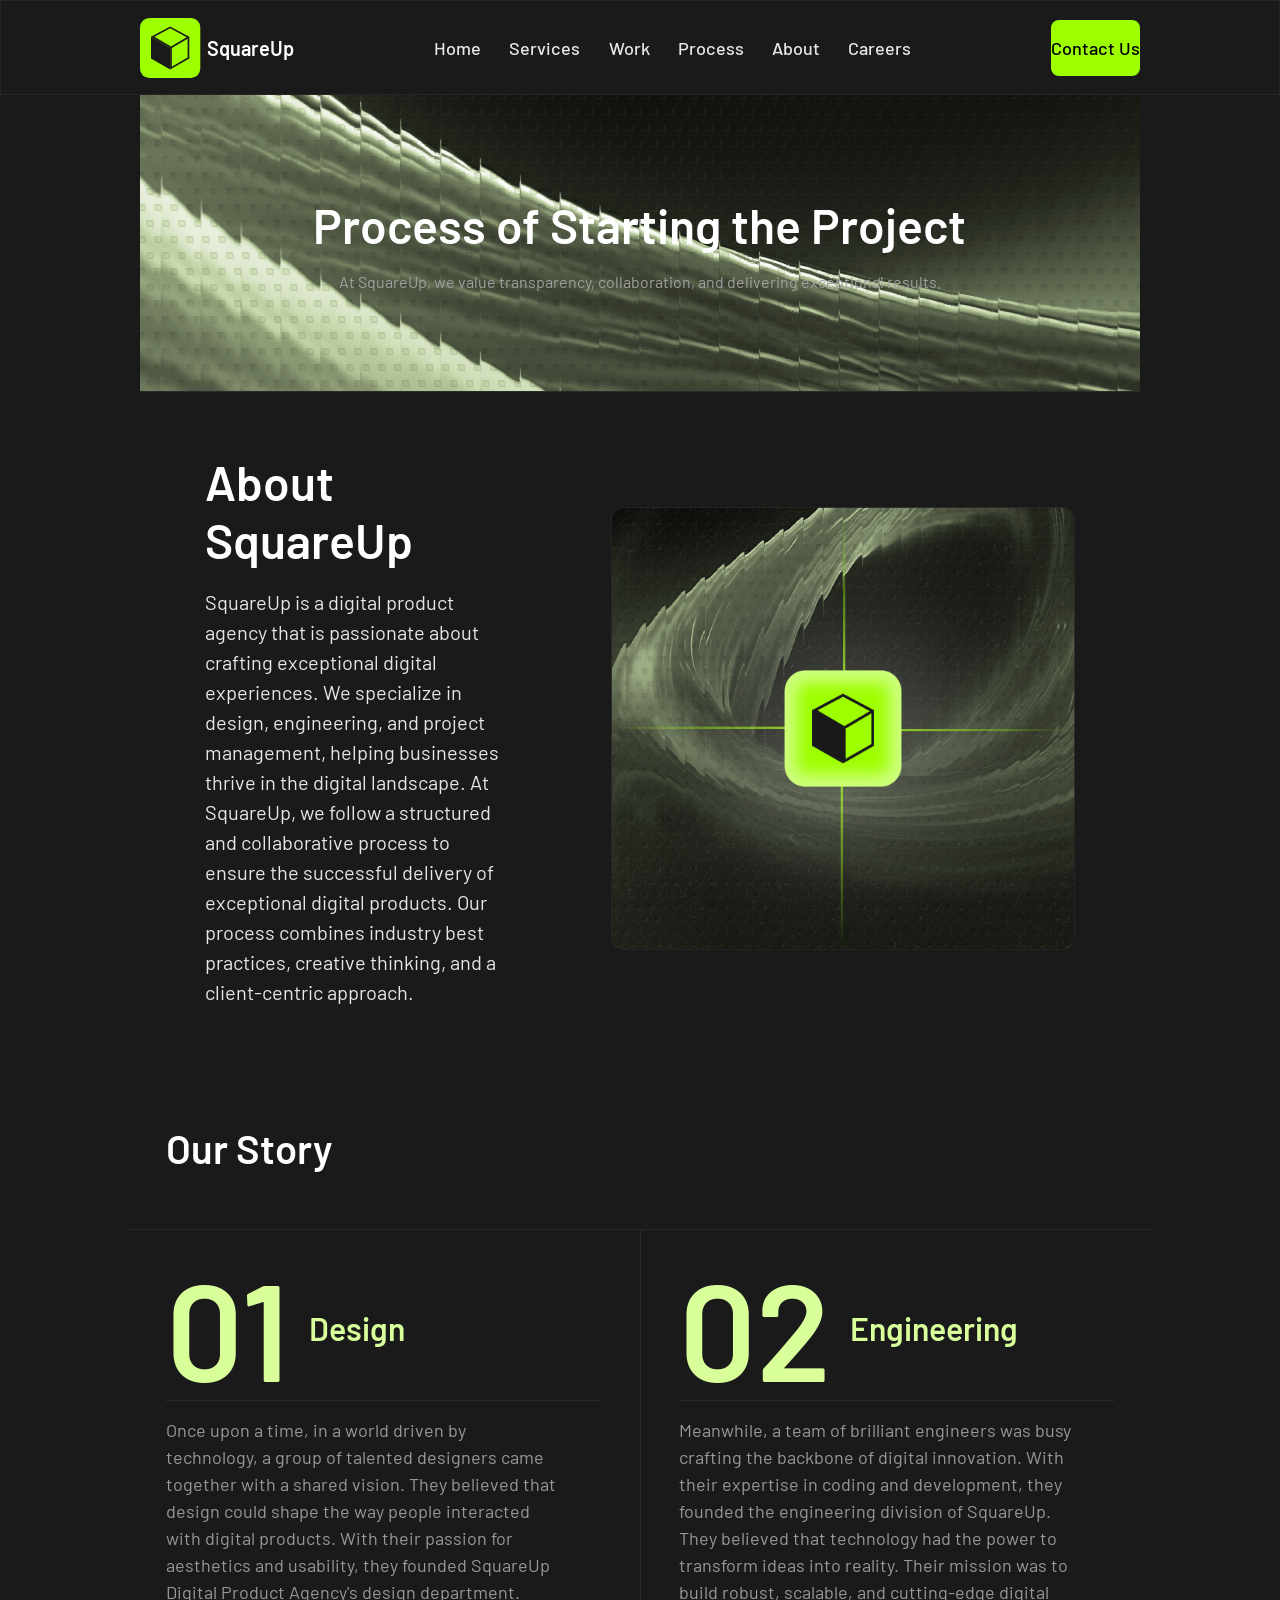
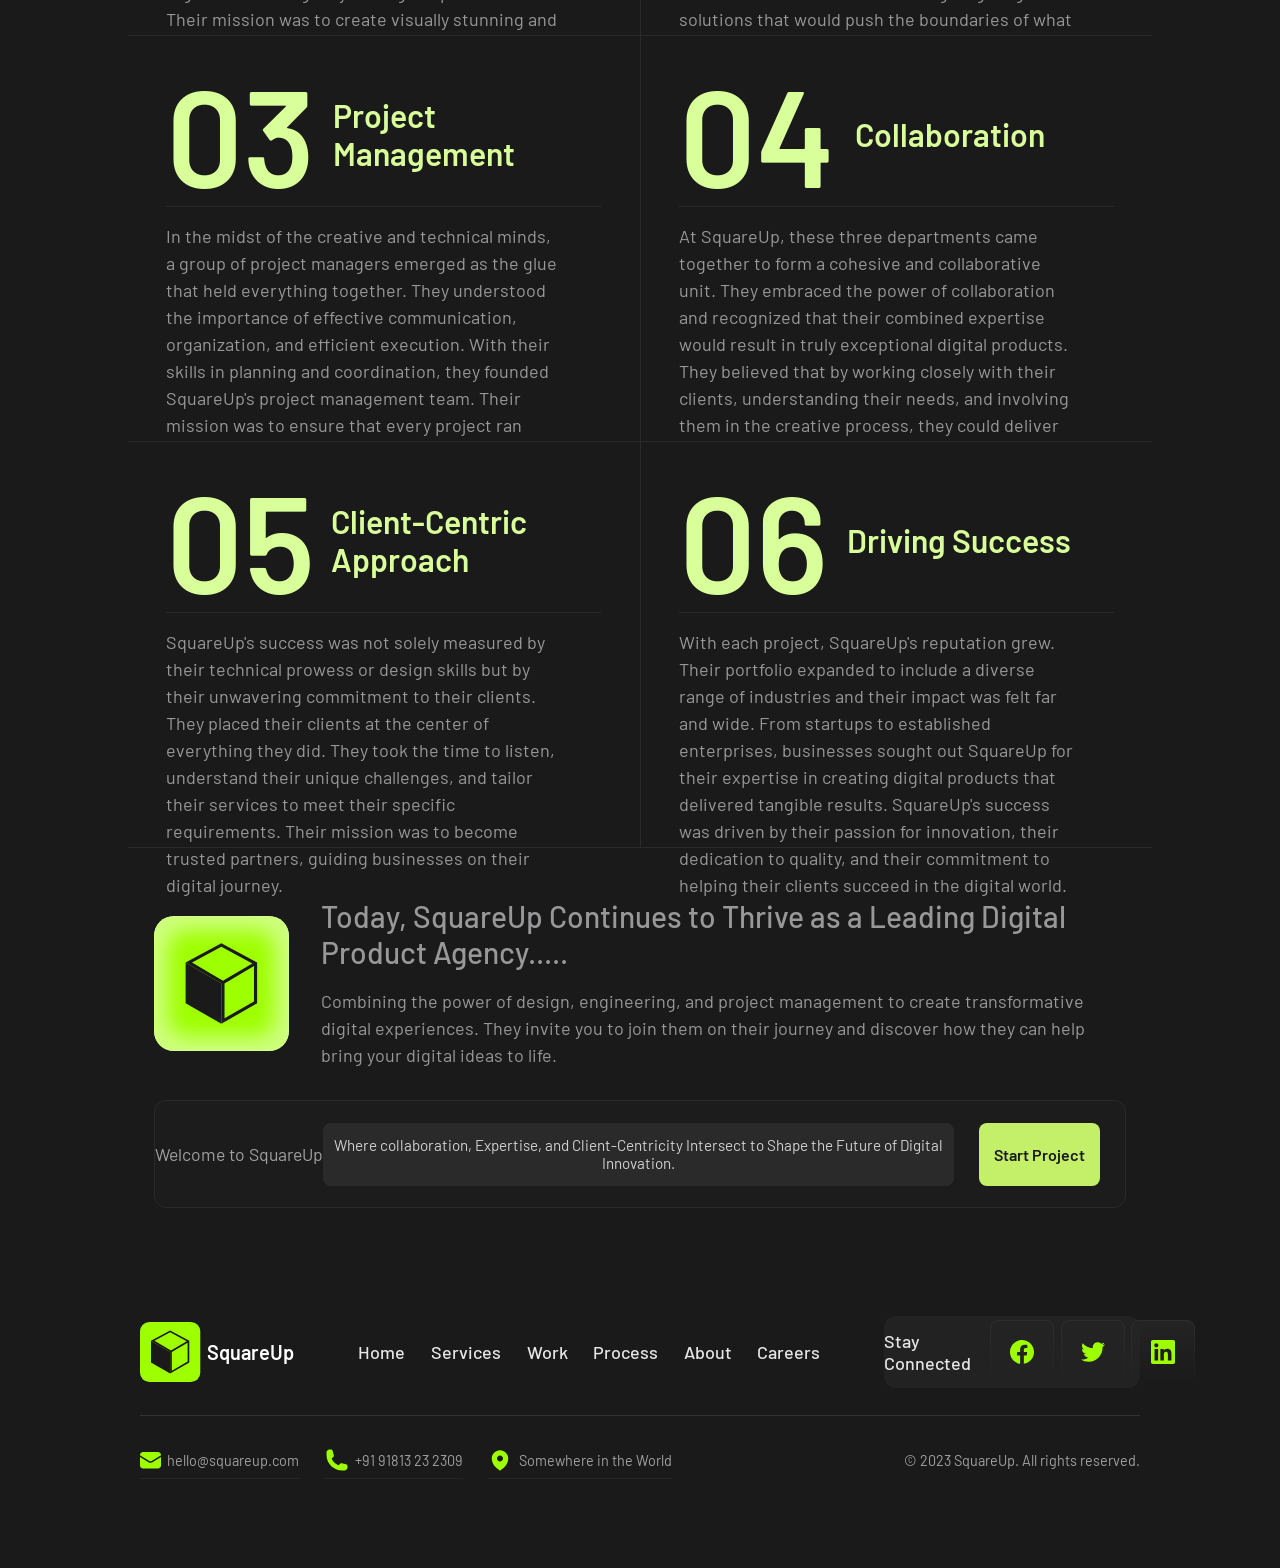
<file: About Page/index.html>
<!DOCTYPE html>
<html lang="en">
<head>
    <meta charset="UTF-8">
    <meta name="viewport" content="width=device-width, initial-scale=1.0">
    <link rel="stylesheet" href="style.css">
    <title>SquareUp</title>
</head>
<body>
   <header>
       <nav>
           <div class="header_block1">
               <img src="../Home Page/assets/Logo.svg" alt="">
               <p>SquareUp</p>
           </div>
           <div class="header_block2">
               <a href="../Home Page/index.html"><p>Home</p></a>
               <a href="../Services Page/index.html"><p>Services</p></a>
               <a href="../Works Page/index.html"><p>Work</p></a>
               <a href="../Process Page/index.html"><p>Process</p></a>
               <a href="../About Page/index.html"><p>About</p></a>
               <a href="../Careers Page/index.html"><p>Careers</p></a>
           </div>
           <div class="header_block3">
               <button>Contact Us</button>
           </div>
      </nav>
   </header>
      <section class="sect2">
         <div class="services_page">
            <div class="services_banner">
                <h1 class="banner_title">Process of Starting the Project</h1>
                <p class="banner_subtitle">At SquareUp, we value transparency, collaboration, and delivering exceptional results.</p>
            </div>
      </section>
      <section class="sect3">
         <div class="sect3_all">
            <div class="sect3_block1">
               <p class="sect3_p2_a1">About SquareUp</p>
               <p class="sect3_p2_a2">SquareUp is a digital product agency that is passionate about crafting exceptional digital experiences. We specialize in design, engineering, and project management, helping businesses thrive in the digital landscape. At SquareUp, we follow a structured and collaborative process to ensure the successful delivery of exceptional digital products. Our process combines industry best practices, creative thinking, and a client-centric approach.</p>
            </div>
            <div class="sect3_block2">
               <img src="../About Page/assets/Image.png" alt="">
            </div>
         </div>
      </section>
      <section class="story_sect">
         <div class="story_header">
            <p class="title">Our Story</p>
         </div>
         <div id="story_grid_container" class="story_grid"></div>
      </section>

      <section class="sect4">
         <div class="sect4_all">
             <div class="sect4_block1">
                 <img class="sect4_logo" src="../About Page/assets/Logo.svg" alt="">
                 <div class="sect4_content">
                     <p class="sect4_title">Today, SquareUp Continues to Thrive as a Leading Digital Product Agency.....</p>
                     <p class="sect4_text">Combining the power of design, engineering, and project management to create transformative digital experiences. They invite you to join them on their journey and discover how they can help bring your digital ideas to life.</p>
                 </div>
             </div>
             <div class="sect4_block2">
                 <p class="sect4_welcome">Welcome to SquareUp</p>
                 <div class="sect4_pill">
                     <p class="sect4_pill_text">Where collaboration, Expertise, and Client-Centricity Intersect to Shape the Future of Digital Innovation.</p>
                 </div>
                 <button class="sect4_btn">Start Project</button>
             </div>
         </div>
      </section>
      
      <footer class="footer_sect">
         <div class="footer_content">
            <div class="footer_top">
                <div class="header_block1">
                    <img src="../Home Page/assets/Logo.svg" alt="">
                    <p>SquareUp</p>
                </div>
                <div class="nav_links">
                    <a href="../Home Page/index.html"><p>Home</p></a>
                    <a href="../Services Page/index.html"><p>Services</p></a>
                    <a href="../Works Page/index.html"><p>Work</p></a>
                    <a href="../Process Page/index.html"><p>Process</p></a>
                    <a href="../About Page/index.html"><p>About</p></a>
                    <a href=""><p>Careers</p></a>
                </div>
                <div class="social_block">
                    <p>Stay Connected</p>
                    <div class="social_icons">
                        <img src="../Home Page/assets/footerlogo1.svg" alt="">
                        <img src="../Home Page/assets/footerlogo2.svg" alt="">
                        <img src="../Home Page/assets/footerlogo3.svg" alt="">
                    </div>
                </div>
            </div>
            <div class="footer_bottom">
                <div class="contact_info">
                    <div class="contact_item">
                        <img src="./assets/footerlogo4.svg" alt="">
                        <p>hello@squareup.com</p>
                    </div>
                    <div class="contact_item">
                        <img src="./assets/footerlogo5.svg" alt="">
                        <p>+91 91813 23 2309</p>
                    </div>
                    <div class="contact_item">
                        <img src="./assets/footerlogo6.svg" alt="">
                        <p>Somewhere in the World</p>
                    </div>
                </div>
                <p class="copyright">© 2023 SquareUp. All rights reserved.</p>
            </div>
         </div>
      </footer>

      <script src="java.js"></script>
</body>
</html>
</file>
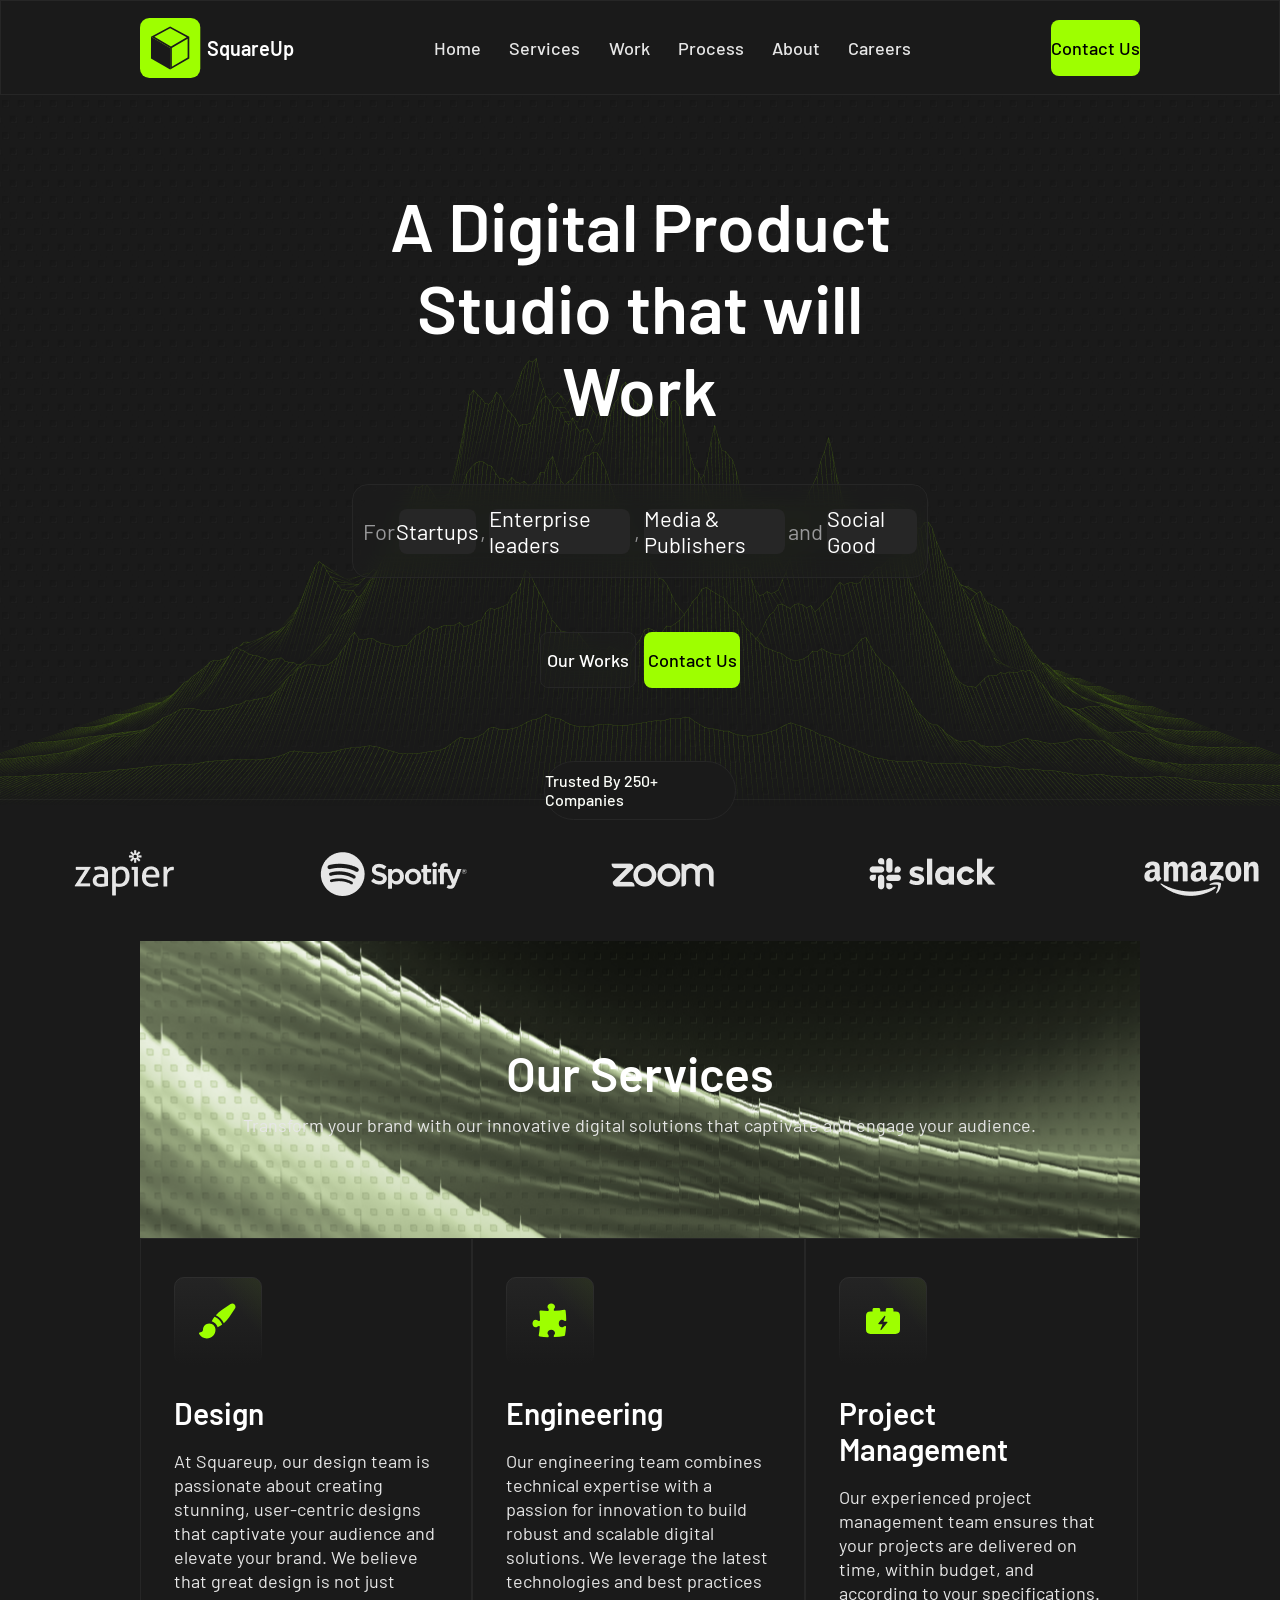
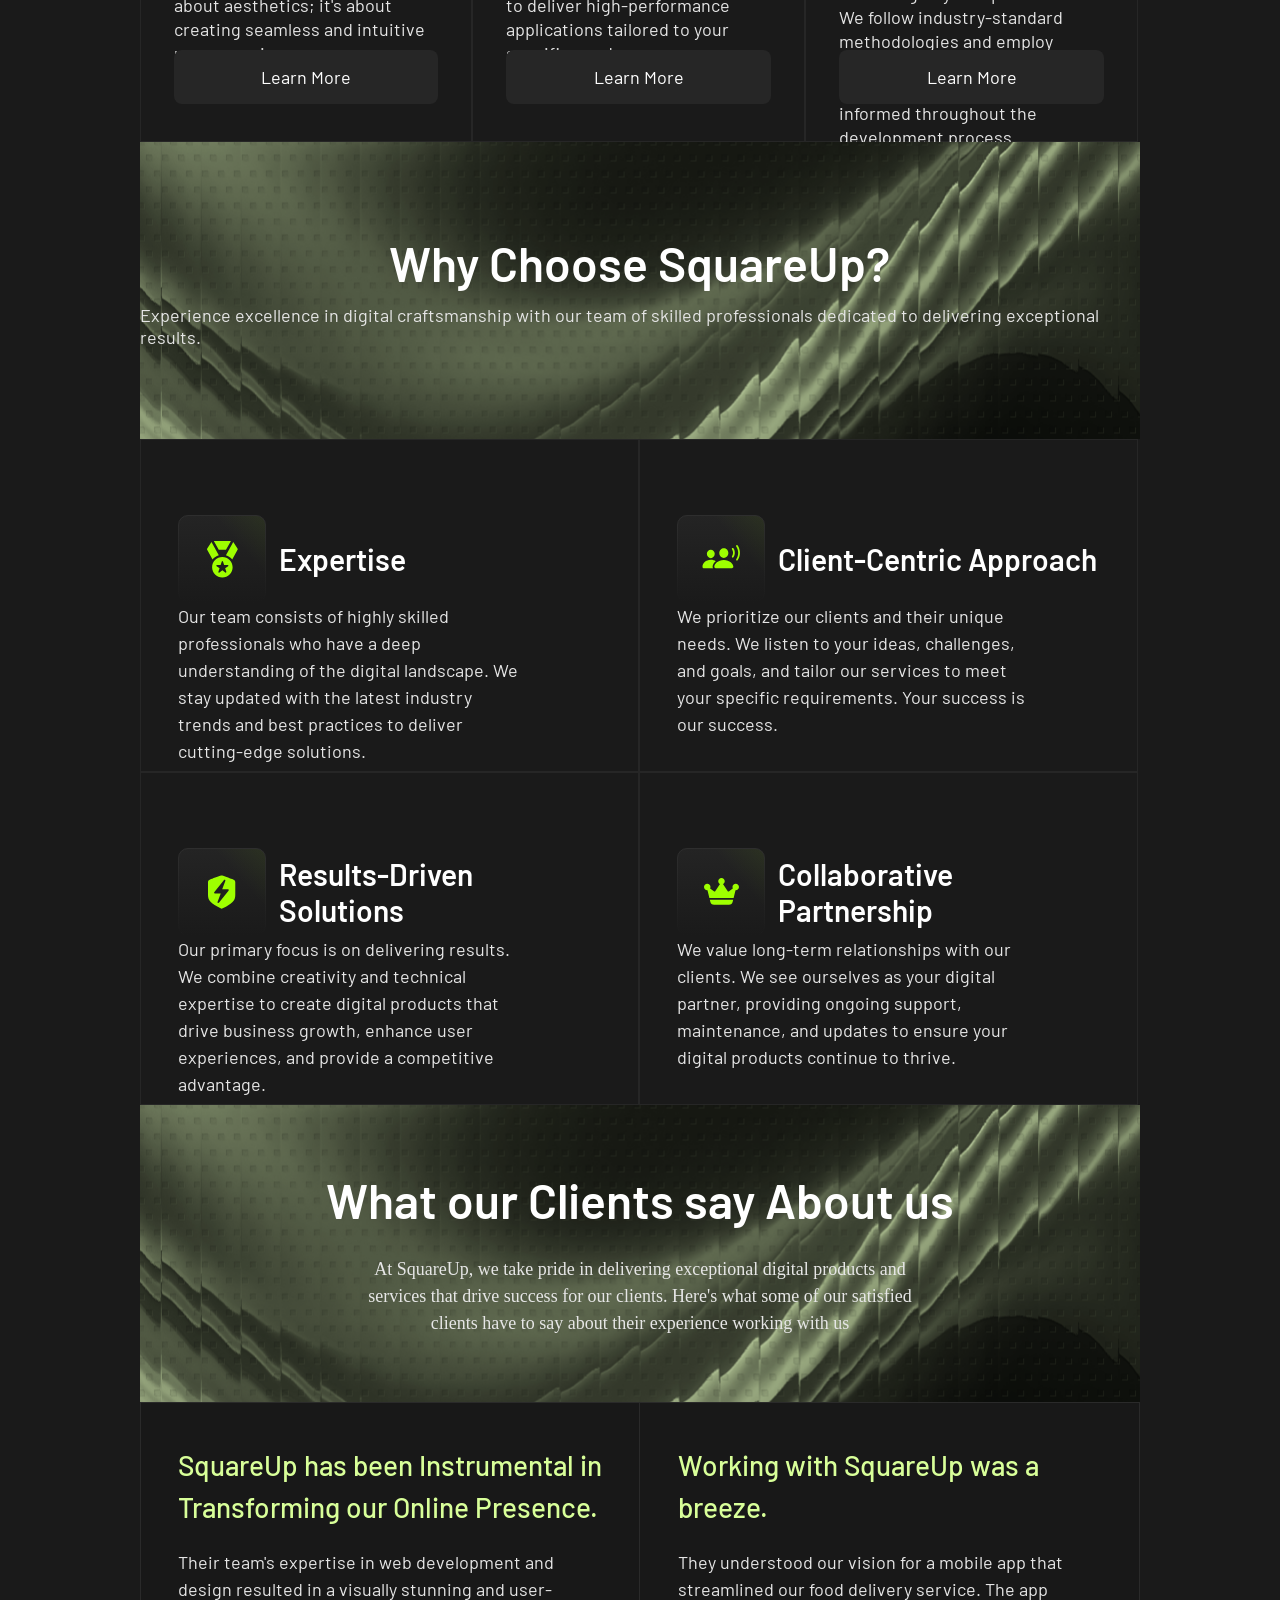
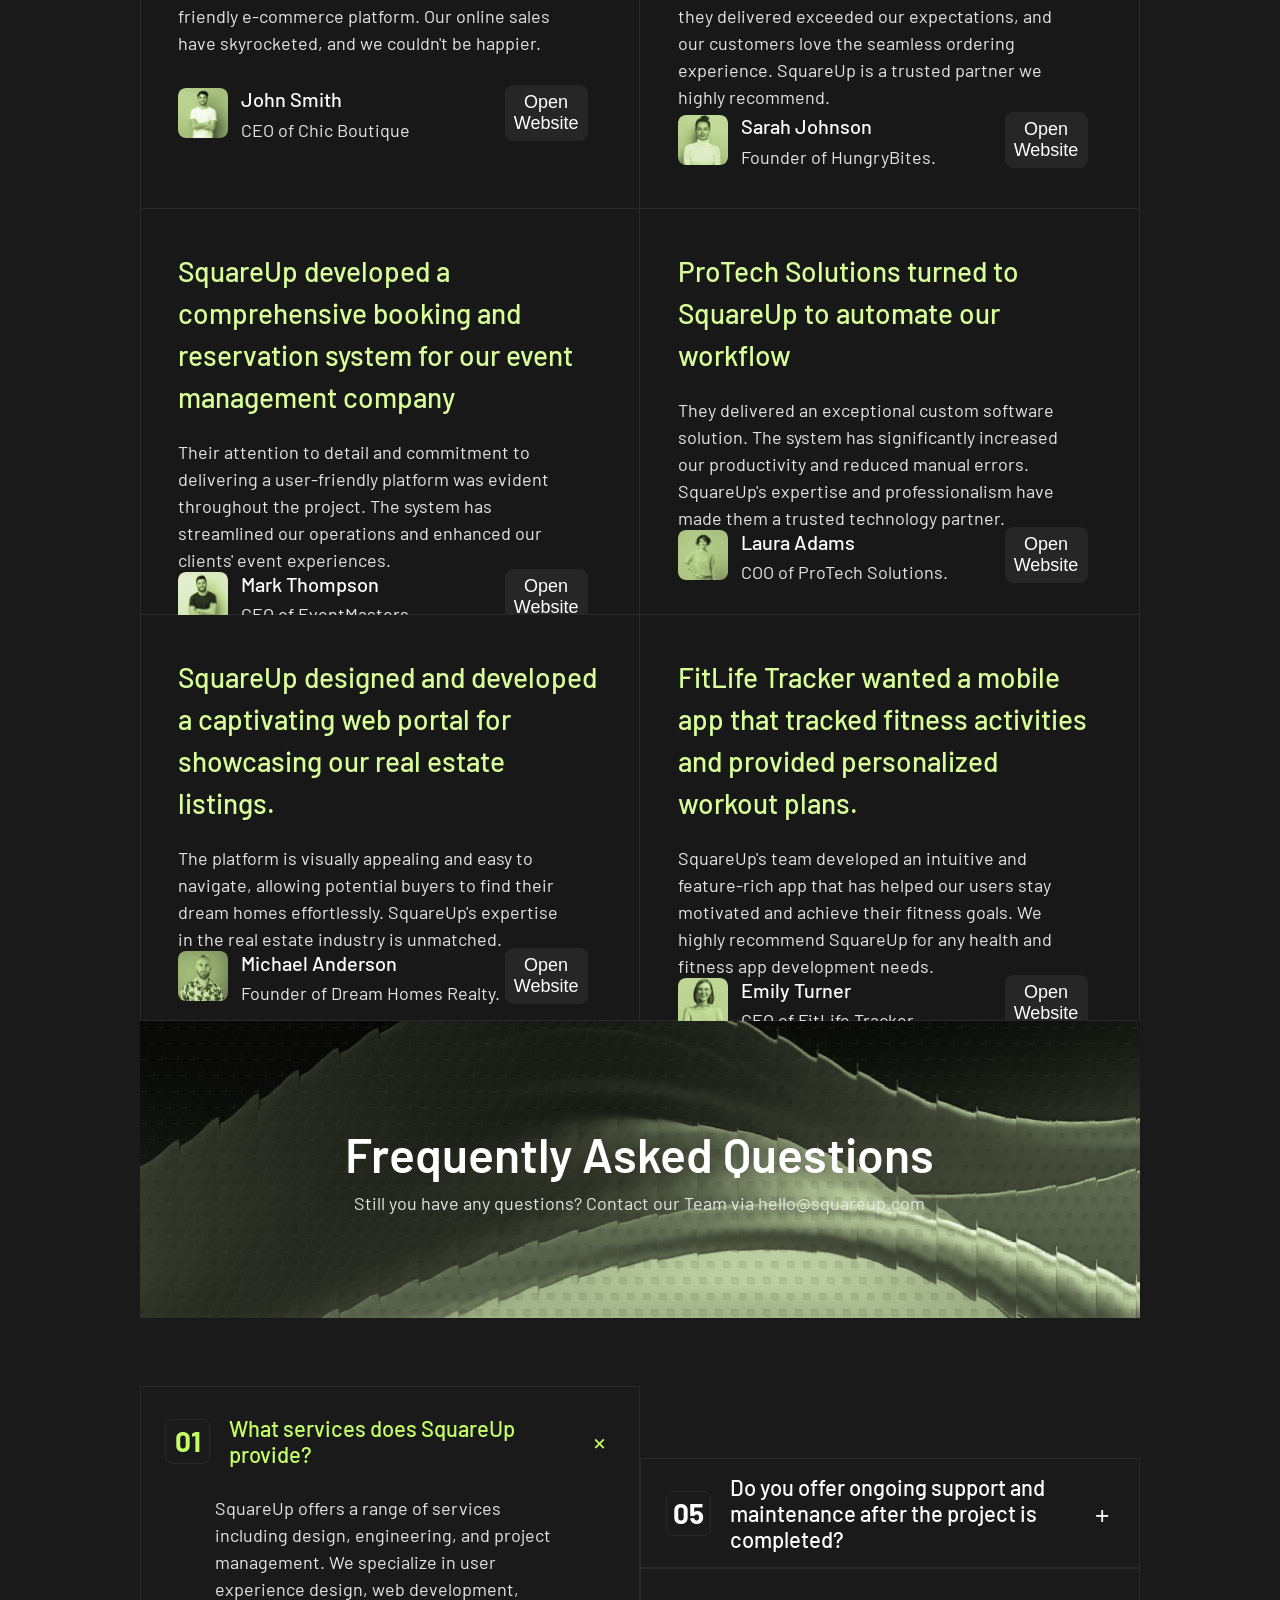
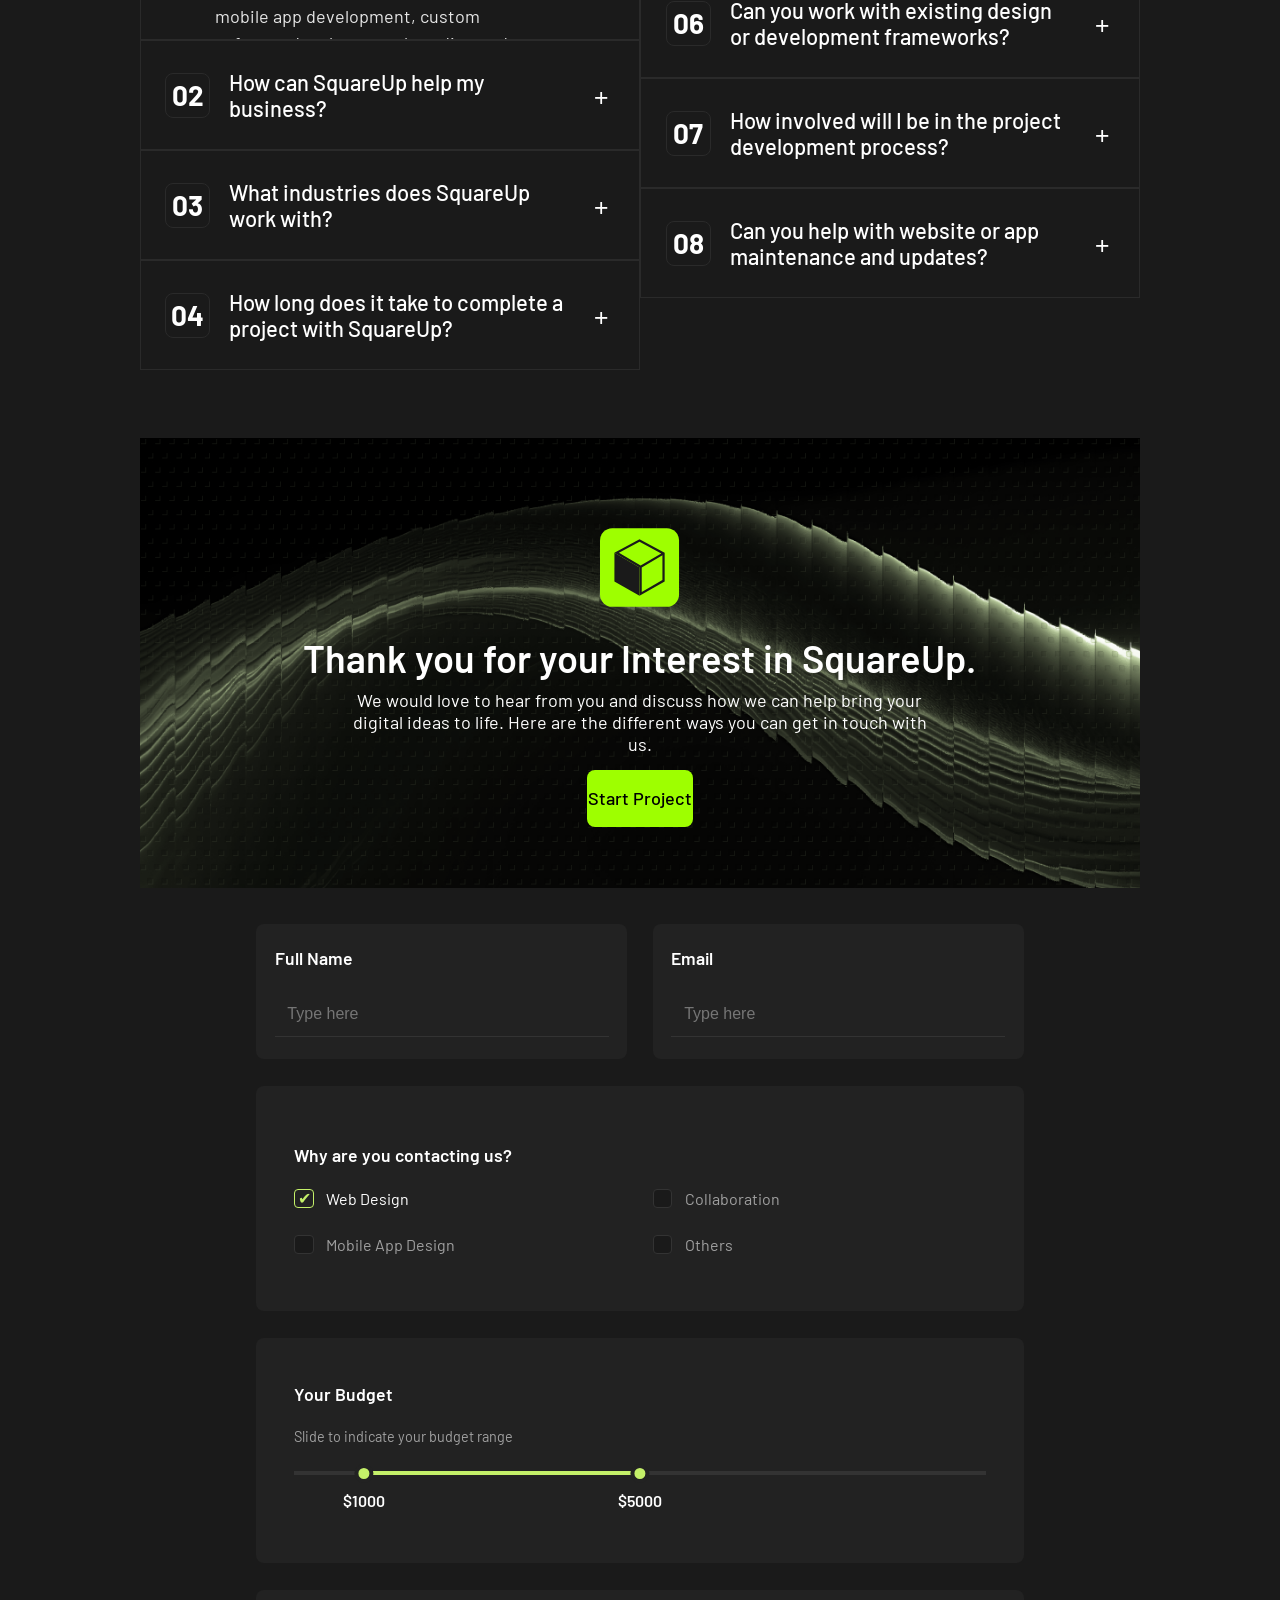
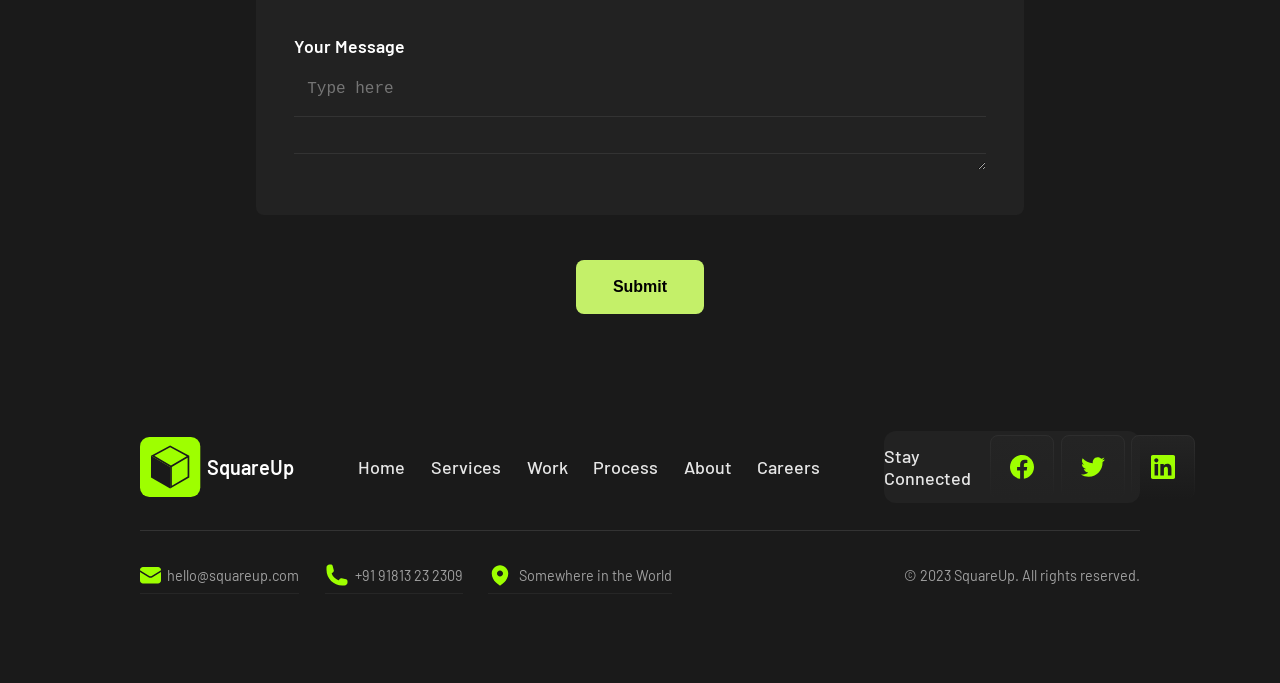
<file: Home Page/index.html>
<!DOCTYPE html>
<html lang="en">
<head>
    <meta charset="UTF-8">
    <meta name="viewport" content="width=device-width, initial-scale=1.0">
    <link rel="stylesheet" href="style.css">
    <title>SquareUp</title>
</head>
<body>
    <header>
        <nav>
            <div class="header_block1">
                <img src="../Home Page/assets/Logo.svg" alt="">
                <p>SquareUp</p>
            </div>
            <div class="header_block2">
                <a href="../Home Page/index.html"><p>Home</p></a>
                <a href="../Services Page/index.html"><p>Services</p></a>
                <a href="../Works Page/index.html"><p>Work</p></a>
                <a href="../Process Page/index.html"><p>Process</p></a>
                <a href="../About Page/index.html"><p>About</p></a>
                <a href="../Careers Page/index.html"><p>Careers</p></a>
            </div>
            <div class="header_block3">
                <button>Contact Us</button>
            </div>
        </nav>
    </header>
    <section class="sect2">
        <div class="sect2_all">
            <div class="sect2_block1">
                <p>A Digital Product Studio that will Work</p>
            </div>
            <div class="sect2_block2_all">
                <div class="sect2_block2_text">
                    <p class="sect2_block2_text1">For</p>
                    <p class="sect2_block2_text2">Startups</p>
                    <p class="sect2_block2_text1">,</p>
                    <p class="sect2_block2_text3">Enterprise leaders</p>
                    <p class="sect2_block2_text1">,</p>
                    <p class="sect2_block2_text4">Media & Publishers</p>
                    <p class="sect2_block2_text1">and</p>
                    <p class="sect2_block2_text5">Social Good</p>
                </div>
            </div>
            <div class="sect2_block3">
                <button class="sect2_block3_button1">Our Works</button>
                <button class="sect2_block3_button2">Contact Us</button>
            </div>
        </div>
    </section>
    <section class="sect3">
        <div class="sect3_block_all">
            <div class="sect3_all">
                <p class="sect3_block1">Trusted By 250+ Companies</p>
            </div>
            <div class="sect3_block2">
                <img src="../Home Page/assets/Card.png" alt="">
                <img src="../Home Page/assets/Card (1).png" alt="">
                <img src="../Home Page/assets/Card (2).png" alt="">
                <img src="../Home Page/assets/Card (3).png" alt="">
                <img src="../Home Page/assets/Card (4).png" alt="">
                <img src="../Home Page/assets/Card (5).png" alt="">
            </div>
        </div>
    </section>
    <section class="sect5">
        <div class="sect5_all">
            <div class="sect5_block1">
                <p class="sect5_block1_p1">Our Services</p>
                <p class="sect5_block1_p2">Transform your brand with our innovative digital solutions that captivate and engage your audience.</p>
            </div>
        </div>
        <div class="sect5_block2">
            <div class="sect5_block2_wh">
                <div class="sect5_card">
                    <div class="sect5_card_wh">
                        <img src="../Home Page/assets/sect5_icone1.svg" alt="">
                        <div class="sec5_card_mid">
                            <p class="sect5_p1">Design</p>
                            <p class="sect5_p2">At Squareup, our design team is passionate about creating stunning, user-centric designs that captivate your audience and elevate your brand. We believe that great design is not just about aesthetics; it's about creating seamless and intuitive user experiences.</p>
                        </div>
                        <button class="sect5_button">Learn More</button>
                    </div>
                </div>
                <div class="sect5_card">
                    <div class="sect5_card_wh">
                        <img src="../Home Page/assets/sect5_icone2.svg" alt="">
                       <div class="sec5_card_mid">
                            <p class="sect5_p1">Engineering</p>
                            <p class="sect5_p2">Our engineering team combines technical expertise with a passion for innovation to build robust and scalable digital solutions. We leverage the latest technologies and best practices to deliver high-performance applications tailored to your specific needs.</p>
                        </div>
                        <button class="sect5_button">Learn More</button>
                    </div>
                </div>
                <div class="sect5_card">
                    <div class="sect5_card_wh">
                        <img src="../Home Page/assets/sect5_icone3.svg" alt="">
                        <div class="sec5_card_mid">
                            <p class="sect5_p1">Project Management</p>
                            <p class="sect5_p2">Our experienced project management team ensures that your projects are delivered on time, within budget, and according to your specifications. We follow industry-standard methodologies and employ effective communication and collaboration tools to keep you informed throughout the development process.</p>
                        </div>
                        <button class="sect5_button">Learn More</button>
                    </div>
                </div>
            </div>
        </div>
    </section>
    <section class="sect6">
        <div class="sect6_all">
            <div class="sect6_block1">
                <p class="sect6_block1_p1">Why Choose SquareUp?</p>
                <p class="sect6_block1_p2">Experience excellence in digital craftsmanship with our team of skilled professionals dedicated to delivering exceptional results.</p>
            </div>
        </div>
        <div class="sect6_block2">
            <div class="sect6_block2_wh">
                <div class="sect6_card">
                    <div class="sect6_card_wh">
                        <div class="sect6_card_gap1">
                            <img src="../Home Page/assets/sect6_icone1.svg" alt="">
                            <p class="sect6_p1">Expertise</p>
                        </div>
                        <p class="sect6_p2">Our team consists of highly skilled professionals who have a deep understanding of the digital landscape. We stay updated with the latest industry trends and best practices to deliver cutting-edge solutions.</p>
                    </div>
                </div>
                <div class="sect6_card">
                    <div class="sect6_card_wh">
                        <div class="sect6_card_gap1">
                            <img src="../Home Page/assets/sect6_icone2.svg" alt="">
                            <p class="sect6_p1">Client-Centric Approach</p>
                        </div>
                        <p class="sect6_p2">We prioritize our clients and their unique needs. We listen to your ideas, challenges, and goals, and tailor our services to meet your specific requirements. Your success is our success.</p>
                    </div>
                </div>
                <div class="sect6_card">
                    <div class="sect6_card_wh">
                        <div class="sect6_card_gap1">
                            <img src="../Home Page/assets/sect6_icone3.svg" alt="">
                            <p class="sect6_p1">Results-Driven Solutions</p>
                        </div>
                        <p class="sect6_p2">Our primary focus is on delivering results. We combine creativity and technical expertise to create digital products that drive business growth, enhance user experiences, and provide a competitive advantage.</p>
                    </div>
                </div>
                <div class="sect6_card">
                    <div class="sect6_card_wh">
                        <div class="sect6_card_gap1">
                            <img src="../Home Page/assets/sect6_icone4.svg" alt="">
                            <p class="sect6_p1">Collaborative Partnership</p>
                        </div>
                        <p class="sect6_p2">We value long-term relationships with our clients. We see ourselves as your digital partner, providing ongoing support, maintenance, and updates to ensure your digital products continue to thrive.</p>
                    </div>
                </div>
            </div>
        </div>
    </section>
    <section class="testimonials_sect">
        <div class="testimonials_header">
            <p class="title">What our Clients say About us</p>
            <p class="subtitle">At SquareUp, we take pride in delivering exceptional digital products and services that drive success for our clients. Here's what some of our satisfied clients have to say about their experience working with us</p>
        </div>
        <div class="testimonials_grid" id="testimonials_container">
            </div>
    </section>
    <section class="faq_sect">
        <div class="faq_header_block">
            <p class="title">Frequently Asked Questions</p>
            <p class="subtitle">Still you have any questions? Contact our Team via hello@squareup.com</p>
        </div>
        <div class="faq_grid">
            <div class="faq_col" id="col_left"></div>
            <div class="faq_col" id="col_right"></div>
        </div>
    </section>
    <section class="footer1">
        <div class="footer1_all">
            <div class="footer1_wh">
                <img src="./assets/Logo.svg" width="80px" height="80px" alt="">
                <p class="footer1_text_p1">Thank you for your Interest in SquareUp.</p>
                <p class="footer1_text_p2">We would love to hear from you and discuss how we can help bring your digital ideas to life. Here are the different ways you can get in touch with us.</p>
                <button>Start Project</button>
            </div>
        </div>
    </section>
    <section class="contact_sect">
        <div class="form_wrapper">
            <div class="form_row_2col">
                <div class="input_card">
                    <p class="label">Full Name</p>
                    <div class="input_linewrap">
                        <input type="text" placeholder="Type here">
                    </div>
                </div>
                <div class="input_card">
                    <p class="label">Email</p>
                    <div class="input_linewrap">
                        <input type="email" placeholder="Type here">
                    </div>
                </div>
            </div>

            <div class="input_card large">
                <p class="label">Why are you contacting us?</p>
                <div class="checkbox_grid">
                    <label class="custom_checkbox">
                        <input type="checkbox" checked>
                        <div class="check_box"></div>
                        <p>Web Design</p>
                    </label>
                    <label class="custom_checkbox">
                        <input type="checkbox">
                        <div class="check_box"></div>
                        <p>Collaboration</p>
                    </label>
                    <label class="custom_checkbox">
                        <input type="checkbox">
                        <div class="check_box"></div>
                        <p>Mobile App Design</p>
                    </label>
                    <label class="custom_checkbox">
                        <input type="checkbox">
                        <div class="check_box"></div>
                        <p>Others</p>
                    </label>
                </div>
            </div>
            <div class="input_card large">
                <p class="label">Your Budget</p>
                <p class="sub_label">Slide to indicate your budget range</p>
                <div class="slider_area">
                    <div class="track" id="slider_track"></div>
                    <div class="fill" id="slider_fill"></div>
                    <div class="thumb" id="thumb1"></div>
                    <div class="thumb" id="thumb2"></div>
                </div>
                <div class="slider_values">
                    <p id="val1">$1000</p>
                    <p id="val2">$5000</p>
                </div>
            </div>
            <div class="input_card large">
                <p class="label">Your Message</p>
                <div class="input_linewrap textarea_wrap">
                    <textarea placeholder="Type here"></textarea>
                </div>
            </div>
            <div class="btn_wrap">
                <button class="submit_btn" id="submit_button">Submit</button>
            </div>
        </div>
    </section>
    <footer class="footer_sect">
        <div class="footer_content">
            <div class="footer_top">
                <div class="header_block1">
                    <img src="../Home Page/assets/Logo.svg" alt="">
                    <p>SquareUp</p>
                </div>
                <div class="nav_links">
                    <a href="../Home Page/index.html"><p>Home</p></a>
                    <a href="../Services Page/index.html"><p>Services</p></a>
                    <a href="../Works Page/index.html"><p>Work</p></a>
                    <a href="../Process Page/index.html"><p>Process</p></a>
                    <a href="../About Page/index.html"><p>About</p></a>
                    <a href=""><p>Careers</p></a>
                </div>
                <div class="social_block">
                    <p>Stay Connected</p>
                    <div class="social_icons">
                        <img src="../Home Page/assets/footerlogo1.svg" alt="">
                        <img src="../Home Page/assets/footerlogo2.svg" alt="">
                        <img src="../Home Page/assets/footerlogo3.svg" alt="">
                    </div>
                </div>
            </div>
            <div class="footer_bottom">
                <div class="contact_info">
                    <div class="contact_item">
                        <img src="./assets/footerlogo4.svg" alt="">
                        <p>hello@squareup.com</p>
                    </div>
                    <div class="contact_item">
                        <img src="./assets/footerlogo5.svg" alt="">
                        <p>+91 91813 23 2309</p>
                    </div>
                    <div class="contact_item">
                        <img src="./assets/footerlogo6.svg" alt="">
                        <p>Somewhere in the World</p>
                    </div>
                </div>
                <p class="copyright">© 2023 SquareUp. All rights reserved.</p>
            </div>
        </div>
    </footer>

    <script src="java.js"></script>
</body>
</html>
</file>
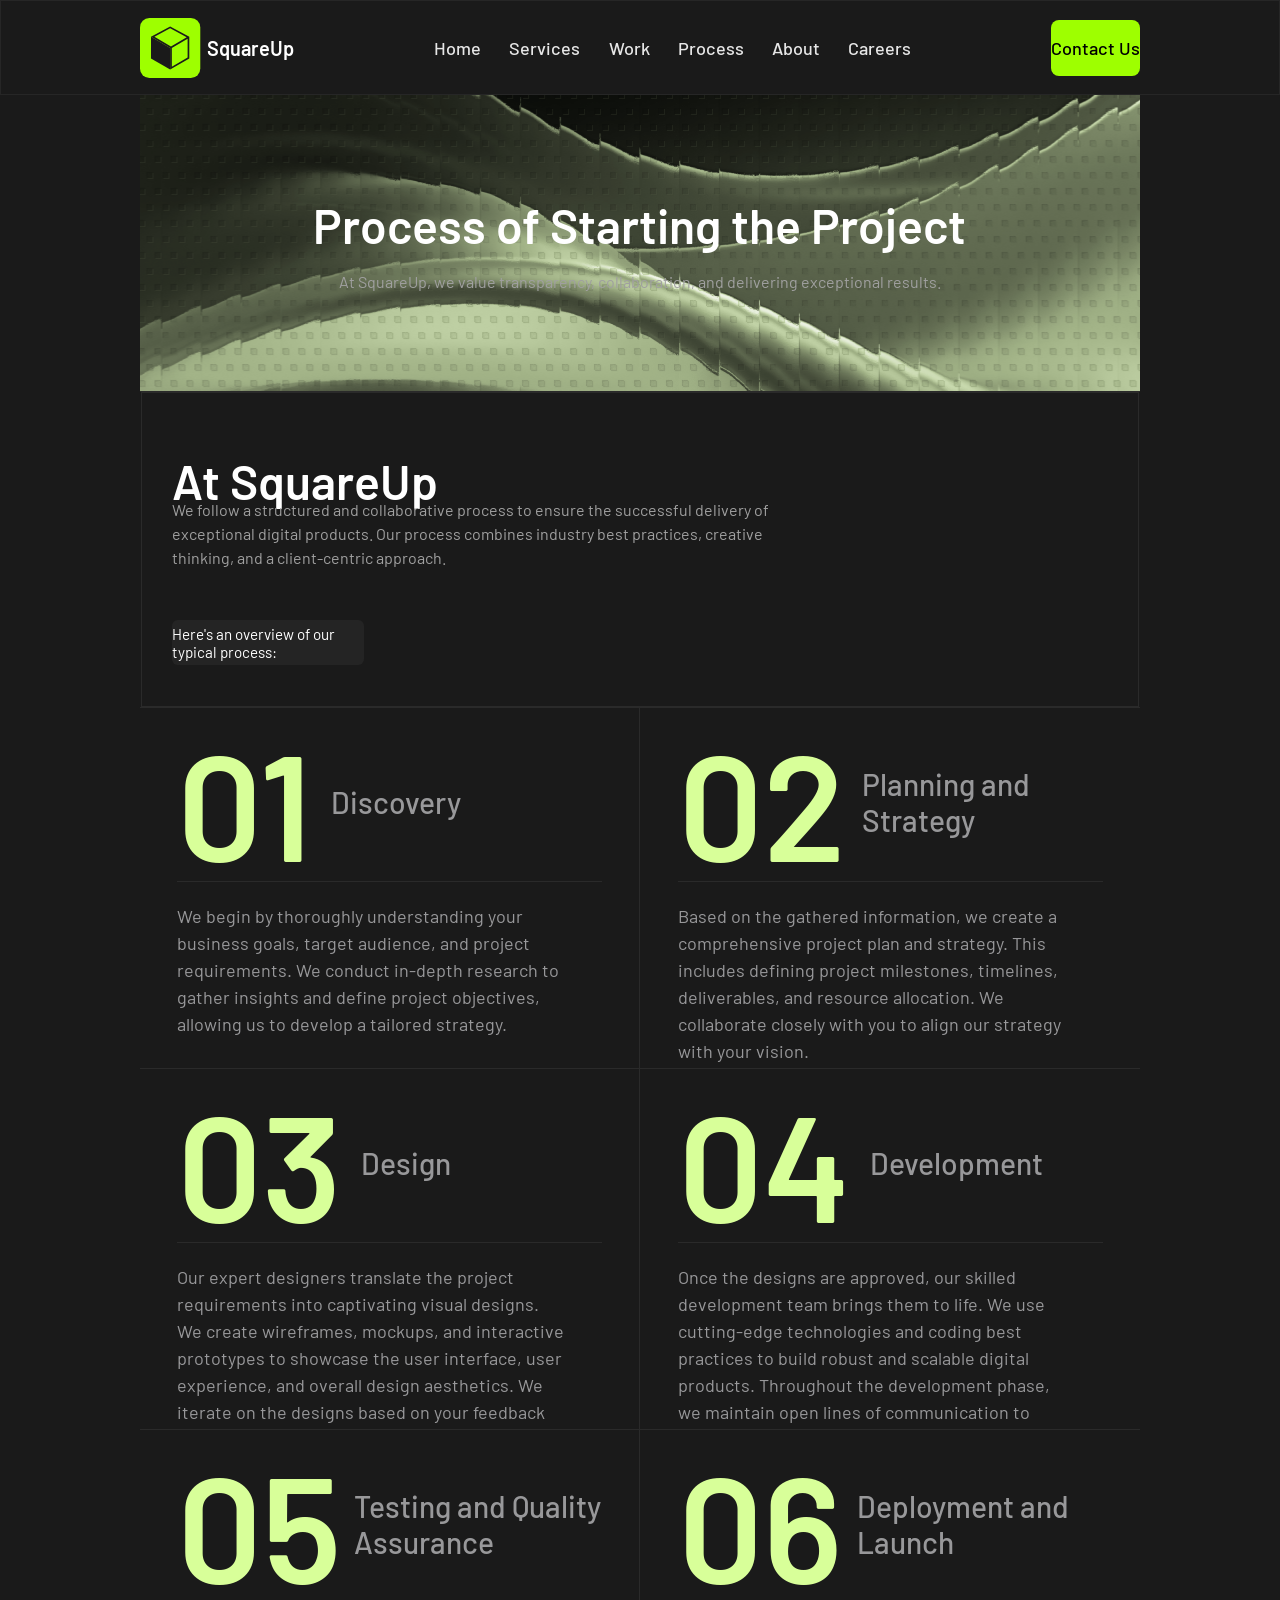
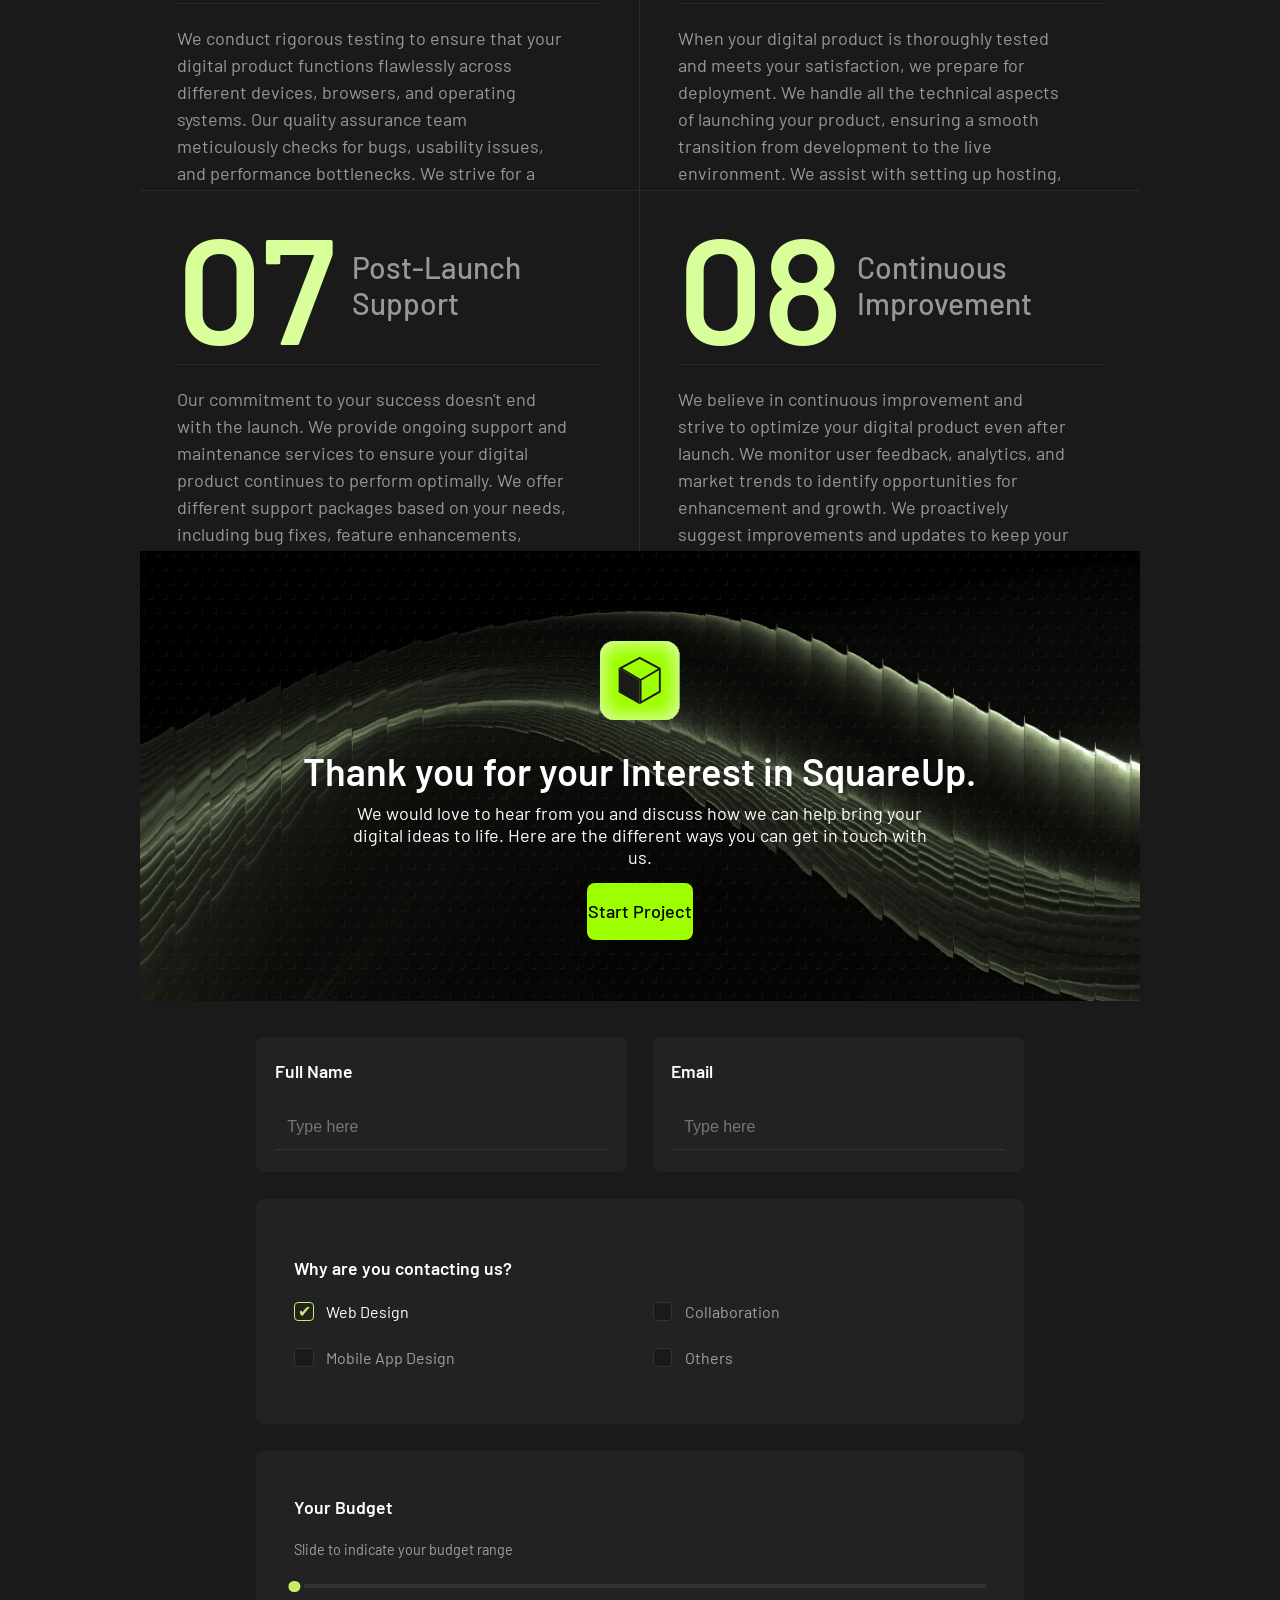
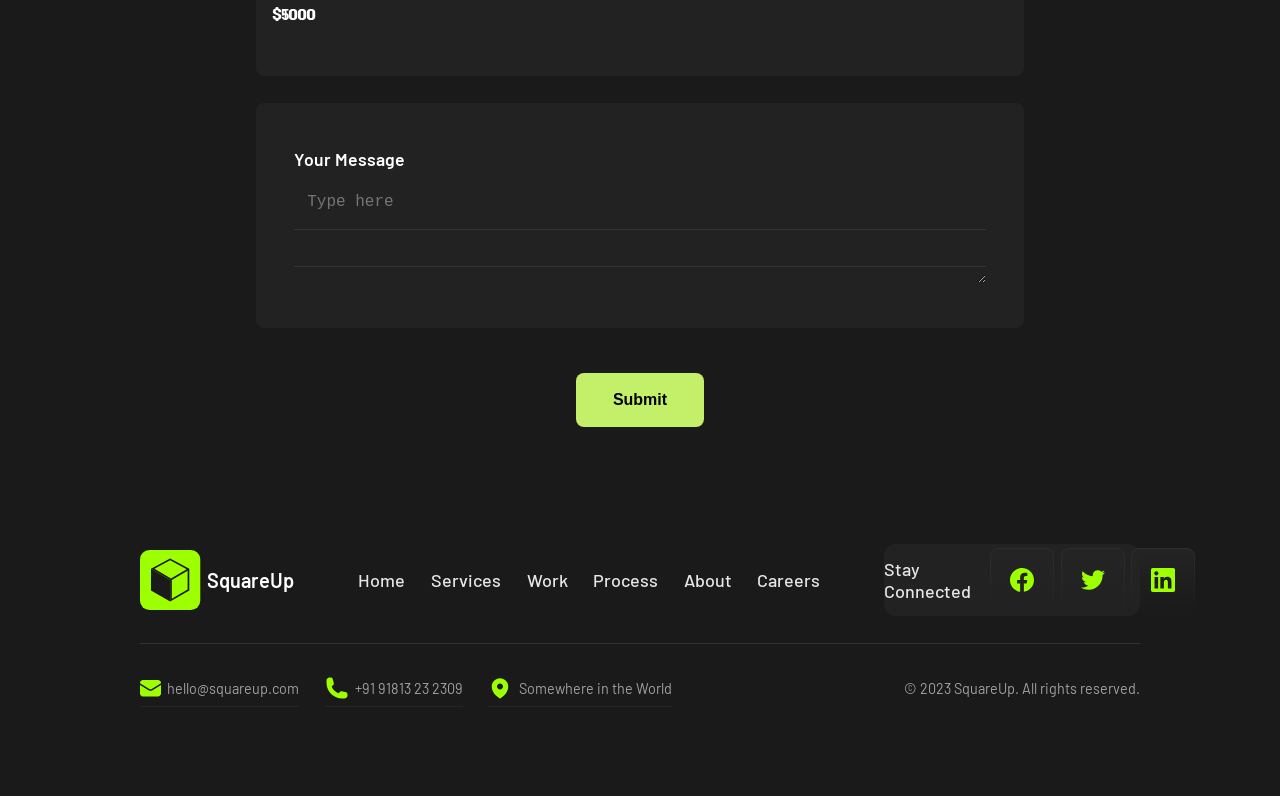
<file: Process Page/index.html>
<!DOCTYPE html>
<html lang="en">
<head>
    <meta charset="UTF-8">
    <meta name="viewport" content="width=device-width, initial-scale=1.0">
    <link rel="stylesheet" href="style.css">
    <title>SquareUp</title>
</head>
<body>
   <header>
       <nav>
           <div class="header_block1">
               <img src="../Home Page/assets/Logo.svg" alt="">
               <p>SquareUp</p>
           </div>
           <div class="header_block2">
               <a href="../Home Page/index.html"><p>Home</p></a>
               <a href="../Services Page/index.html"><p>Services</p></a>
               <a href="../Works Page/index.html"><p>Work</p></a>
               <a href="../Process Page/index.html"><p>Process</p></a>
               <a href="../About Page/index.html"><p>About</p></a>
               <a href="../Careers Page/index.html"><p>Careers</p></a>
           </div>
           <div class="header_block3">
               <button>Contact Us</button>
           </div>
      </nav>
   </header>
      <section class="sect2">
         <div class="services_page">
            <div class="services_banner">
                <h1 class="banner_title">Process of Starting the Project</h1>
                <p class="banner_subtitle">At SquareUp, we value transparency, collaboration, and delivering exceptional results.</p>
            </div>
      </section>
      <section class="process_sect">
         <div class="process_header">
            <div class="process_header_all">
               <p class="title">At SquareUp</p>
               <p class="description">We follow a structured and collaborative process to ensure the successful delivery of exceptional digital products. Our process combines industry best practices, creative thinking, and a client-centric approach.</p>
               <div class="badge">
                  <span>Here's an overview of our typical process:</span>
               </div>
            </div>
         </div>   
         <div id="process_grid_container" class="process_grid"></div>
      </section>

      <section class="footer1">
        <div class="footer1_all">
            <div class="footer1_wh">
                <img src="./assets/Logo.svg" width="80px" height="80px" alt="">
                <p class="footer1_text_p1">Thank you for your Interest in SquareUp.</p>
                <p class="footer1_text_p2">We would love to hear from you and discuss how we can help bring your digital ideas to life. Here are the different ways you can get in touch with us.</p>
                <button>Start Project</button>
            </div>
         </div>
      </section>
      <section class="contact_sect">
        <div class="form_wrapper">
            <div class="form_row_2col">
                <div class="input_card">
                    <p class="label">Full Name</p>
                    <div class="input_linewrap">
                        <input type="text" placeholder="Type here">
                    </div>
                </div>
                <div class="input_card">
                    <p class="label">Email</p>
                    <div class="input_linewrap">
                        <input type="email" placeholder="Type here">
                    </div>
                </div>
            </div>

            <div class="input_card large">
                <p class="label">Why are you contacting us?</p>
                <div class="checkbox_grid">
                    <label class="custom_checkbox">
                        <input type="checkbox" checked>
                        <div class="check_box"></div>
                        <p>Web Design</p>
                    </label>
                    <label class="custom_checkbox">
                        <input type="checkbox">
                        <div class="check_box"></div>
                        <p>Collaboration</p>
                    </label>
                    <label class="custom_checkbox">
                        <input type="checkbox">
                        <div class="check_box"></div>
                        <p>Mobile App Design</p>
                    </label>
                    <label class="custom_checkbox">
                        <input type="checkbox">
                        <div class="check_box"></div>
                        <p>Others</p>
                    </label>
                </div>
            </div>
            <div class="input_card large">
                <p class="label">Your Budget</p>
                <p class="sub_label">Slide to indicate your budget range</p>
                <div class="slider_area">
                    <div class="track" id="slider_track"></div>
                    <div class="fill" id="slider_fill"></div>
                    <div class="thumb" id="thumb1"></div>
                    <div class="thumb" id="thumb2"></div>
                </div>
                <div class="slider_values">
                    <p id="val1">$1000</p>
                    <p id="val2">$5000</p>
                </div>
            </div>
            <div class="input_card large">
                <p class="label">Your Message</p>
                <div class="input_linewrap textarea_wrap">
                    <textarea placeholder="Type here"></textarea>
                </div>
            </div>
            <div class="btn_wrap">
                <button class="submit_btn" id="submit_button">Submit</button>
            </div>
        </div>
    </section>
      <footer class="footer_sect">
        <div class="footer_content">
            <div class="footer_top">
                <div class="header_block1">
                    <img src="../Home Page/assets/Logo.svg" alt="">
                    <p>SquareUp</p>
                </div>
                <div class="nav_links">
                    <a href="../Home Page/index.html"><p>Home</p></a>
                    <a href="../Services Page/index.html"><p>Services</p></a>
                    <a href="../Works Page/index.html"><p>Work</p></a>
                    <a href="../Process Page/index.html"><p>Process</p></a>
                    <a href="../About Page/index.html"><p>About</p></a>
                    <a href=""><p>Careers</p></a>
                </div>
                <div class="social_block">
                    <p>Stay Connected</p>
                    <div class="social_icons">
                        <img src="../Home Page/assets/footerlogo1.svg" alt="">
                        <img src="../Home Page/assets/footerlogo2.svg" alt="">
                        <img src="../Home Page/assets/footerlogo3.svg" alt="">
                    </div>
                </div>
            </div>
            <div class="footer_bottom">
                <div class="contact_info">
                    <div class="contact_item">
                        <img src="./assets/footerlogo4.svg" alt="">
                        <p>hello@squareup.com</p>
                    </div>
                    <div class="contact_item">
                        <img src="./assets/footerlogo5.svg" alt="">
                        <p>+91 91813 23 2309</p>
                    </div>
                    <div class="contact_item">
                        <img src="./assets/footerlogo6.svg" alt="">
                        <p>Somewhere in the World</p>
                    </div>
                </div>
                <p class="copyright">© 2023 SquareUp. All rights reserved.</p>
            </div>
        </div>
    </footer>
      <script src="java.js"></script>
</body>
</html>
</file>
<file: About Page/style.css>
@import url("https://fonts.googleapis.com/css2?family=Barlow:ital,wght@0,100;0,200;0,300;0,400;0,500;0,600;0,700;0,800;0,900;1,100;1,200;1,300;1,400;1,500;1,600;1,700;1,800;1,900&display=swap");
* {
  margin: 0;
  padding: 0;
  box-sizing: border-box;
  max-width: 100%;
  font-family: "Barlow", sans-serif;
}

header {
  width: 100vw;
  background-color: #1A1A1A;
  border: 1px solid #262626;
  display: flex;
  align-items: center;
  justify-content: center;
  height: 10.6vh;
}
header nav {
  width: 78.2vw;
  display: flex;
  flex-direction: row;
  color: white;
  justify-content: space-between;
  align-items: center;
}
header nav .header_block1 {
  display: flex;
  flex-direction: row;
  align-items: center;
  gap: 0.53vw;
}
header nav .header_block1 p {
  font-size: 1.25rem;
  font-weight: 600;
  color: #ffffff;
  font-family: "Barlow", sans-serif;
  font-style: normal;
}
header nav .header_block2 {
  display: flex;
  flex-direction: row;
  align-items: center;
  gap: 2.2vw;
}
header nav .header_block2 p {
  font-size: 1.13rem;
  font-weight: 500;
  color: #E6E6E6;
  font-family: "Barlow", sans-serif;
  font-style: normal;
}
header nav .header_block2 a {
  text-decoration: none;
}
header nav .header_block3 {
  display: flex;
  flex-direction: row;
  align-items: center;
}
header nav .header_block3 button {
  font-size: 1.13rem;
  font-weight: 500;
  font-family: "Barlow", sans-serif;
  font-style: normal;
  width: 7vw;
  height: 6.25vh;
  border-radius: 8px;
  background-color: #9EFF00;
  border: none;
  cursor: pointer;
}

.sect2 {
  width: 100vw;
  height: 33vh;
  background-color: #1A1A1A;
  display: flex;
  align-items: center;
  flex-direction: column;
}
.sect2 .services_page {
  font-family: "Barlow", sans-serif;
  background-color: #1a1a1a;
  display: flex;
  flex-direction: column;
  align-items: center;
  gap: 5vh;
  width: 100%;
}
.sect2 .services_page .services_banner {
  width: 78.2vw;
  height: 33vh;
  background-image: url(./assets/Container.png);
  background-position: center;
  background-repeat: no-repeat;
  display: flex;
  flex-direction: column;
  justify-content: center;
  align-items: center;
  gap: 2vh;
  border-bottom: 1px solid #2a2a2a;
}
.sect2 .services_page .services_banner .banner_title {
  color: #ffffff;
  font-size: 3rem;
  font-weight: 600;
}
.sect2 .services_page .services_banner .banner_subtitle {
  color: #a0a0a0;
  font-size: 1rem;
}

.sect3 {
  width: 100vw;
  height: 75vh;
  display: flex;
  align-items: center;
  justify-content: center;
  background-color: #1A1A1A;
}
.sect3 .sect3_all {
  width: 68vw;
  display: flex;
  flex-direction: row;
  justify-content: space-between;
  align-items: center;
}
.sect3 .sect3_all .sect3_block1 {
  width: 60%;
  display: flex;
  flex-direction: column;
  gap: 2vh;
}
.sect3 .sect3_all .sect3_block1 .sect3_p2_a1 {
  color: #FFFFFF;
  font-size: 3rem;
  font-weight: 600;
  width: 50%;
}
.sect3 .sect3_all .sect3_block1 .sect3_p2_a2 {
  font-weight: 400;
  font-size: 1.25rem;
  width: 75%;
  line-height: 150%;
  color: #E6E6E6;
}

.story_sect {
  width: 100vw;
  display: flex;
  flex-direction: column;
  align-items: center;
  background-color: #1a1a1a;
  font-family: "Barlow", sans-serif;
}
.story_sect .story_header {
  width: 74vw;
  height: 18vh;
  display: flex;
  flex-direction: column;
  justify-content: center;
}
.story_sect .story_header .title {
  color: #ffffff;
  font-size: 2.5rem;
  font-weight: 600;
}
.story_sect .story_grid {
  width: 80vw;
  display: grid;
  grid-template-columns: 1fr 1fr;
  gap: 1px;
  background-color: #2a2a2a;
  border-top: 1px solid #2a2a2a;
  border-bottom: 1px solid #2a2a2a;
}
.story_sect .story_grid .story_item {
  background-color: #1a1a1a;
  height: 45vh;
  display: flex;
  justify-content: center;
  align-items: center;
}
.story_sect .story_grid .story_item .inner_wrapper {
  width: 85%;
  height: 80%;
  display: flex;
  flex-direction: column;
  justify-content: space-between;
}
.story_sect .story_grid .story_item .inner_wrapper .top_row {
  display: flex;
  align-items: center;
  height: 35%;
}
.story_sect .story_grid .story_item .inner_wrapper .top_row .step_number {
  color: #D8FF99;
  font-size: 8.5rem;
  font-weight: 600;
}
.story_sect .story_grid .story_item .inner_wrapper .top_row .spacer_x_large {
  width: 1.5vw;
  height: 100%;
}
.story_sect .story_grid .story_item .inner_wrapper .top_row .step_title {
  color: #D8FF99;
  font-size: 2rem;
  font-weight: 600;
}
.story_sect .story_grid .story_item .inner_wrapper .divider_line {
  width: 100%;
  height: 1px;
  background-color: #2a2a2a;
}
.story_sect .story_grid .story_item .inner_wrapper .bottom_row {
  height: 55%;
  display: flex;
  align-items: flex-start;
}
.story_sect .story_grid .story_item .inner_wrapper .bottom_row .step_desc {
  font-size: 1.125rem;
  color: #98989A;
  line-height: 150%;
  width: 91%;
}

.sect4 {
  width: 100vw;
  height: 45vh;
  display: flex;
  justify-content: center;
  align-items: center;
  background-color: #1a1a1a;
  font-family: "Barlow", sans-serif;
}
.sect4 .sect4_all {
  width: 76vw;
  height: 35vh;
  display: flex;
  flex-direction: column;
  justify-content: space-between;
}
.sect4 .sect4_all .sect4_block1 {
  display: flex;
  align-items: center;
  height: 20vh;
  gap: 2.5vw;
}
.sect4 .sect4_all .sect4_block1 .sect4_logo {
  width: 15vh;
  height: 15vh;
  background-color: #c4f069;
  border-radius: 20px;
}
.sect4 .sect4_all .sect4_block1 .sect4_content {
  display: flex;
  flex-direction: column;
  justify-content: center;
  gap: 2vh;
}
.sect4 .sect4_all .sect4_block1 .sect4_content .sect4_title {
  color: #98989A;
  font-size: 1.875rem;
  font-weight: 500;
  line-height: 1.2;
}
.sect4 .sect4_all .sect4_block1 .sect4_content .sect4_text {
  color: #98989A;
  font-size: 1.125rem;
  line-height: 150%;
}
.sect4 .sect4_all .sect4_block2 {
  background-color: rgba(36, 36, 36, 0.2);
  border-radius: 12px;
  display: flex;
  align-items: center;
  justify-content: space-between;
  height: 12vh;
  border: 1px solid #2a2a2a;
}
.sect4 .sect4_all .sect4_block2 .sect4_welcome {
  color: #a0a0a0;
  font-size: 1.1rem;
  white-space: nowrap;
  flex: 1;
  display: flex;
  justify-content: center;
}
.sect4 .sect4_all .sect4_block2 .sect4_pill {
  background-color: #2a2a2a;
  border-radius: 8px;
  display: flex;
  align-items: center;
  height: 60%;
  width: 65%;
}
.sect4 .sect4_all .sect4_block2 .sect4_pill .sect4_pill_text {
  color: #d0d0d0;
  font-size: 0.95rem;
  width: 100%;
  text-align: center;
}
.sect4 .sect4_all .sect4_block2 .sect4_btn {
  background-color: #c4f069;
  color: #1a1a1a;
  border: none;
  border-radius: 8px;
  font-weight: 600;
  font-size: 1rem;
  cursor: pointer;
  height: 60%;
  flex: 0.8;
  margin-left: 2vw;
  margin-right: 2vw;
  transition: 0.3s;
}

.footer_sect {
  font-family: "Barlow", sans-serif;
  width: 100vw;
  height: 35vh;
  background-color: #1a1a1a;
  display: flex;
  justify-content: center;
  align-items: center;
}
.footer_sect .footer_content {
  width: 78.2vw;
  height: 60%;
  display: flex;
  flex-direction: column;
  justify-content: space-between;
}
.footer_sect .footer_content .footer_top {
  display: flex;
  justify-content: space-between;
  align-items: center;
}
.footer_sect .footer_content .footer_top .header_block1 {
  display: flex;
  flex-direction: row;
  align-items: center;
  gap: 0.53vw;
}
.footer_sect .footer_content .footer_top .header_block1 p {
  font-size: 1.25rem;
  font-weight: 600;
  color: #ffffff;
  font-family: "Barlow", sans-serif;
  font-style: normal;
}
.footer_sect .footer_content .footer_top .nav_links {
  display: flex;
  gap: 2vw;
}
.footer_sect .footer_content .footer_top .nav_links a {
  color: #E6E6E6;
  font-weight: 500;
  text-decoration: none;
  font-size: 1.125rem;
}
.footer_sect .footer_content .footer_top .nav_links a:hover {
  color: #ffffff;
}
.footer_sect .footer_content .footer_top .social_block {
  display: flex;
  align-items: center;
  gap: 1vw;
  background-color: #222222;
  height: 8vh;
  border-radius: 12px;
  width: 20vw;
  justify-content: center;
}
.footer_sect .footer_content .footer_top .social_block p {
  color: #E6E6E6;
  font-weight: 500;
  font-size: 1.125rem;
}
.footer_sect .footer_content .footer_top .social_block .social_icons {
  display: flex;
  gap: 0.5vw;
}
.footer_sect .footer_content .footer_top .social_block .social_icons .icon {
  width: 2vw;
  height: 2vw;
  background-color: #1a1a1a;
  color: #c4f069;
  border-radius: 4px;
  display: flex;
  justify-content: center;
  align-items: center;
  font-weight: bold;
}
.footer_sect .footer_content .footer_bottom {
  height: 10vh;
  border-top: 1px solid #333333;
  display: flex;
  justify-content: space-between;
  align-items: center;
}
.footer_sect .footer_content .footer_bottom .contact_info {
  display: flex;
  gap: 2vw;
}
.footer_sect .footer_content .footer_bottom .contact_info .contact_item {
  display: flex;
  align-items: center;
  gap: 0.5vw;
  height: 4vh;
  color: #a0a0a0;
  font-size: 0.9rem;
  border-bottom: 1px solid #262626;
}
.footer_sect .footer_content .footer_bottom .contact_info .contact_item .icon {
  color: #c4f069;
}
.footer_sect .footer_content .footer_bottom .copyright {
  color: #a0a0a0;
  font-size: 0.9rem;
}/*# sourceMappingURL=style.css.map */
</file>
<file: Home Page/style.css>
@charset "UTF-8";
@import url("https://fonts.googleapis.com/css2?family=Barlow:ital,wght@0,100;0,200;0,300;0,400;0,500;0,600;0,700;0,800;0,900;1,100;1,200;1,300;1,400;1,500;1,600;1,700;1,800;1,900&display=swap");
* {
  margin: 0;
  padding: 0;
  box-sizing: border-box;
  max-width: 100%;
}

header {
  width: 100vw;
  background-color: #1A1A1A;
  border: 1px solid #262626;
  display: flex;
  align-items: center;
  justify-content: center;
  height: 10.6vh;
}
header nav {
  width: 78.2vw;
  display: flex;
  flex-direction: row;
  color: white;
  justify-content: space-between;
  align-items: center;
}
header nav .header_block1 {
  display: flex;
  flex-direction: row;
  align-items: center;
  gap: 0.53vw;
}
header nav .header_block1 p {
  font-size: 1.25rem;
  font-weight: 600;
  color: #ffffff;
  font-family: "Barlow", sans-serif;
  font-style: normal;
}
header nav .header_block2 {
  display: flex;
  flex-direction: row;
  align-items: center;
  gap: 2.2vw;
}
header nav .header_block2 p {
  font-size: 1.13rem;
  font-weight: 500;
  color: #E6E6E6;
  font-family: "Barlow", sans-serif;
  font-style: normal;
}
header nav .header_block2 a {
  text-decoration: none;
}
header nav .header_block3 {
  display: flex;
  flex-direction: row;
  align-items: center;
}
header nav .header_block3 button {
  font-size: 1.13rem;
  font-weight: 500;
  font-family: "Barlow", sans-serif;
  font-style: normal;
  width: 7vw;
  height: 6.25vh;
  border-radius: 8px;
  background-color: #9EFF00;
  border: none;
  cursor: pointer;
}

.sect2 {
  width: 100vw;
  height: 79vh;
  background-color: #1A1A1A;
  display: flex;
  color: white;
  align-items: center;
  justify-content: center;
  background-image: url(./assets/Hero\ Section.png);
  background-position: bottom;
  background-repeat: no-repeat;
}
.sect2 .sect2_all {
  gap: 6vh;
  width: 85vw;
  height: 75%;
  display: flex;
  flex-direction: column;
  align-items: center;
}
.sect2 .sect2_all .sect2_block1 {
  font-size: 4.25rem;
  font-family: "Barlow", sans-serif;
  font-weight: 600;
  width: 50%;
  text-align: center;
}
.sect2 .sect2_all .sect2_block2_all {
  width: 45vw;
  height: 10.4vh;
  background-color: rgba(36, 36, 36, 0.2);
  backdrop-filter: blur(12px);
  display: flex;
  align-items: center;
  justify-content: center;
  border-radius: 16px;
  border: 1px rgb(38, 38, 38) solid;
}
.sect2 .sect2_all .sect2_block2_all .sect2_block2_text {
  display: flex;
  flex-direction: row;
  align-items: center;
  gap: 0.3vw;
}
.sect2 .sect2_all .sect2_block2_all .sect2_block2_text .sect2_block2_text1 {
  color: #98989A;
  font-size: 1.375rem;
  font-family: "Barlow", sans-serif;
}
.sect2 .sect2_all .sect2_block2_all .sect2_block2_text .sect2_block2_text2 {
  font-size: 1.375rem;
  font-family: "Barlow", sans-serif;
  background-color: rgb(38, 38, 38);
  display: flex;
  align-items: center;
  justify-content: center;
  border-radius: 8px;
  width: 6vw;
  height: 5vh;
}
.sect2 .sect2_all .sect2_block2_all .sect2_block2_text .sect2_block2_text3 {
  font-size: 1.375rem;
  font-family: "Barlow", sans-serif;
  background-color: rgb(38, 38, 38);
  display: flex;
  align-items: center;
  justify-content: center;
  border-radius: 8px;
  width: 11vw;
  height: 5vh;
}
.sect2 .sect2_all .sect2_block2_all .sect2_block2_text .sect2_block2_text4 {
  font-size: 1.375rem;
  font-family: "Barlow", sans-serif;
  background-color: rgb(38, 38, 38);
  display: flex;
  align-items: center;
  justify-content: center;
  border-radius: 8px;
  width: 11vw;
  height: 5vh;
}
.sect2 .sect2_all .sect2_block2_all .sect2_block2_text .sect2_block2_text5 {
  font-size: 1.375rem;
  font-family: "Barlow", sans-serif;
  background-color: rgb(38, 38, 38);
  display: flex;
  align-items: center;
  justify-content: center;
  border-radius: 8px;
  width: 7vw;
  height: 5vh;
}
.sect2 .sect2_all .sect2_block3 {
  display: flex;
  flex-direction: row;
  gap: 0.7vw;
}
.sect2 .sect2_all .sect2_block3 .sect2_block3_button1 {
  font-size: 1.13rem;
  font-weight: 500;
  font-family: "Barlow", sans-serif;
  font-style: normal;
  width: 7.5vw;
  height: 6.25vh;
  border-radius: 8px;
  color: #ffffff;
  border: none;
  cursor: pointer;
  background-color: rgba(36, 36, 36, 0.2);
  backdrop-filter: blur(12px);
  border: 1px rgb(38, 38, 38) solid;
}
.sect2 .sect2_all .sect2_block3 .sect2_block3_button2 {
  font-size: 1.13rem;
  font-weight: 500;
  font-family: "Barlow", sans-serif;
  font-style: normal;
  width: 7.5vw;
  height: 6.25vh;
  border-radius: 8px;
  background-color: #9EFF00;
  border: none;
  cursor: pointer;
}

.sect3 {
  display: flex;
  align-items: center;
  justify-content: center;
  flex-direction: column;
  background-color: #1A1A1A;
  height: 15vh;
}
.sect3 .sect3_block_all {
  display: flex;
  align-items: center;
  justify-content: center;
  flex-direction: column;
  font-family: "Barlow", sans-serif;
  color: #FDFFFA;
  font-weight: 500;
}
.sect3 .sect3_block_all .sect3_all {
  background-color: #1A1A1A;
  display: flex;
  align-items: center;
  justify-content: center;
  border-radius: 100px;
  border: 1px rgb(38, 38, 38) solid;
  position: absolute;
  bottom: 80px;
  height: 6.6vh;
  width: 15vw;
}
.sect3 .sect3_block_all .sect3_block2 {
  display: flex;
  gap: 1.5vw;
}

.sect5 {
  width: 100vw;
  height: 89vh;
  background-color: #1A1A1A;
  display: flex;
  align-items: center;
  flex-direction: column;
}
.sect5 .sect5_all {
  width: 78.2vw;
  height: 33vh;
  background-image: url(./assets/sect4.png);
  background-position: center;
  background-repeat: no-repeat;
  display: flex;
  flex-direction: column;
  align-items: center;
  justify-content: center;
}
.sect5 .sect5_all .sect5_block1 {
  display: flex;
  align-items: center;
  flex-direction: column;
  gap: 1.4vh;
}
.sect5 .sect5_all .sect5_block1 .sect5_block1_p1 {
  font-family: "Barlow", sans-serif;
  font-size: 3rem;
  font-weight: 600;
  color: #ffffff;
}
.sect5 .sect5_all .sect5_block1 .sect5_block1_p2 {
  font-family: "Barlow", sans-serif;
  font-size: 1.125rem;
  color: #E6E6E6;
}
.sect5 .sect5_block2 {
  width: 100vw;
  height: 56vh;
  display: flex;
  align-items: center;
  justify-content: center;
  flex-direction: row;
}
.sect5 .sect5_block2 .sect5_block2_wh {
  display: flex;
  flex-direction: row;
  width: 78.2vw;
}
.sect5 .sect5_block2 .sect5_block2_wh .sect5_card {
  width: 26vw;
  height: 56vh;
  align-items: center;
  justify-content: center;
  flex-direction: column;
  display: flex;
  color: white;
  border: 1px solid #262626;
}
.sect5 .sect5_block2 .sect5_block2_wh .sect5_card .sect5_card_wh {
  display: flex;
  flex-direction: column;
  align-items: start;
  justify-content: space-between;
  width: 80%;
  height: 85%;
}
.sect5 .sect5_block2 .sect5_block2_wh .sect5_card .sect5_card_wh .sec5_card_mid {
  display: flex;
  flex-direction: column;
  gap: 2vh;
  height: 25vh;
}
.sect5 .sect5_block2 .sect5_block2_wh .sect5_card .sect5_card_wh .sec5_card_mid .sect5_p1 {
  font-family: "Barlow", sans-serif;
  font-size: 1.875rem;
  font-weight: 600;
}
.sect5 .sect5_block2 .sect5_block2_wh .sect5_card .sect5_card_wh .sec5_card_mid .sect5_p2 {
  font-family: "Barlow", sans-serif;
  font-size: 1.125rem;
  line-height: 24px;
  color: #E6E6E6;
}
.sect5 .sect5_block2 .sect5_block2_wh .sect5_card .sect5_card_wh .sect5_button {
  font-family: "Barlow", sans-serif;
  font-size: 1.125rem;
  width: 100%;
  height: 6vh;
  color: #ffffff;
  border: 0;
  background-color: #262626;
  border-radius: 8px;
  cursor: pointer;
}

.sect6 {
  width: 100vw;
  height: 107vh;
  background-color: #1A1A1A;
  display: flex;
  align-items: center;
  flex-direction: column;
}
.sect6 .sect6_all {
  width: 78.2vw;
  height: 33vh;
  background-image: url(./assets/sect6.png);
  background-position: center;
  background-repeat: no-repeat;
  display: flex;
  flex-direction: column;
  align-items: center;
  justify-content: center;
}
.sect6 .sect6_all .sect6_block1 {
  display: flex;
  align-items: center;
  flex-direction: column;
  gap: 1.4vh;
}
.sect6 .sect6_all .sect6_block1 .sect6_block1_p1 {
  font-family: "Barlow", sans-serif;
  font-size: 3rem;
  font-weight: 600;
  color: #ffffff;
}
.sect6 .sect6_all .sect6_block1 .sect6_block1_p2 {
  font-family: "Barlow", sans-serif;
  font-size: 1.125rem;
  color: #E6E6E6;
}
.sect6 .sect6_block2 {
  width: 100vw;
  height: 74vh;
  display: flex;
  align-items: center;
  justify-content: center;
  flex-direction: row;
}
.sect6 .sect6_block2 .sect6_block2_wh {
  display: flex;
  flex-direction: row;
  width: 78.2vw;
  flex-wrap: wrap;
}
.sect6 .sect6_block2 .sect6_block2_wh .sect6_card {
  width: 39vw;
  height: 37vh;
  align-items: center;
  justify-content: center;
  flex-direction: column;
  display: flex;
  color: white;
  border: 1px solid #262626;
}
.sect6 .sect6_block2 .sect6_block2_wh .sect6_card .sect6_card_wh {
  display: flex;
  flex-direction: column;
  align-items: start;
  justify-content: space-between;
  width: 85%;
  height: 55%;
}
.sect6 .sect6_block2 .sect6_block2_wh .sect6_card .sect6_card_wh .sect6_card_gap1 {
  display: flex;
  flex-direction: row;
  align-items: center;
  gap: 1vw;
}
.sect6 .sect6_block2 .sect6_block2_wh .sect6_card .sect6_card_wh .sect6_card_gap1 .sect6_p1 {
  font-family: "Barlow", sans-serif;
  font-size: 1.875rem;
  font-weight: 600;
}
.sect6 .sect6_block2 .sect6_block2_wh .sect6_card .sect6_card_wh .sect6_p2 {
  font-family: "Barlow", sans-serif;
  font-size: 1.125rem;
  line-height: 150%;
  color: #E6E6E6;
  width: 83%;
}

.testimonials_sect {
  width: 100vw;
  background-color: #1A1A1A;
  display: flex;
  flex-direction: column;
  align-items: center;
}
.testimonials_sect .testimonials_header {
  width: 78.2vw;
  height: 33vh;
  display: flex;
  flex-direction: column;
  justify-content: center;
  align-items: center;
  text-align: center;
  gap: 3vh;
  background-image: url(./assets/sect6.png);
  background-position: center;
  background-repeat: no-repeat;
}
.testimonials_sect .testimonials_header .title {
  font-family: "Barlow", sans-serif;
  color: #ffffff;
  font-size: 3rem;
  font-weight: 600;
}
.testimonials_sect .testimonials_header .subtitle {
  color: #E6E6E6;
  font-size: 1.125rem;
  line-height: 150%;
  width: 58%;
}
.testimonials_sect .testimonials_grid {
  width: 78.2vw;
  display: grid;
  grid-template-columns: 1fr 1fr;
  background-color: #2a2a2a;
  gap: 1px;
  border: 1px solid #2a2a2a;
}
.testimonials_sect .testimonials_grid .testi_card {
  background-color: #181818;
  height: 45vh;
  display: flex;
  justify-content: center;
  align-items: center;
}
.testimonials_sect .testimonials_grid .testi_card .card_inner {
  width: 85%;
  height: 80%;
  display: flex;
  flex-direction: column;
  justify-content: space-between;
}
.testimonials_sect .testimonials_grid .testi_card .card_inner .text_block {
  display: flex;
  flex-direction: column;
  gap: 2.4vh;
}
.testimonials_sect .testimonials_grid .testi_card .card_inner .text_block .testi_title {
  font-family: "Barlow", sans-serif;
  color: #D8FF99;
  font-size: 1.75rem;
  font-weight: 500;
  line-height: 150%;
}
.testimonials_sect .testimonials_grid .testi_card .card_inner .text_block .testi_text {
  font-family: "Barlow", sans-serif;
  color: #E6E6E6;
  font-size: 1.125rem;
  line-height: 150%;
  width: 92%;
}
.testimonials_sect .testimonials_grid .testi_card .card_inner .testi_footer {
  display: flex;
  justify-content: space-between;
  align-items: center;
  height: 15vh;
}
.testimonials_sect .testimonials_grid .testi_card .card_inner .testi_footer .user_info_all {
  width: 32vw;
  height: 5vh;
  display: flex;
  align-items: center;
  justify-content: space-between;
  flex-direction: row;
}
.testimonials_sect .testimonials_grid .testi_card .card_inner .testi_footer .user_info_all .user_info {
  display: flex;
  align-items: center;
  gap: 1vw;
  width: 90%;
  height: 90%;
}
.testimonials_sect .testimonials_grid .testi_card .card_inner .testi_footer .user_info_all .user_info img {
  width: 50px;
  height: 50px;
  border-radius: 8px;
  -o-object-fit: cover;
     object-fit: cover;
}
.testimonials_sect .testimonials_grid .testi_card .card_inner .testi_footer .user_info_all .user_info .user_details {
  display: flex;
  flex-direction: column;
  justify-content: center;
  gap: 0.5vh;
}
.testimonials_sect .testimonials_grid .testi_card .card_inner .testi_footer .user_info_all .user_info .user_details .user_name {
  font-family: "Barlow", sans-serif;
  color: #ffffff;
  font-size: 1.25rem;
  font-weight: 500;
  line-height: 150%;
}
.testimonials_sect .testimonials_grid .testi_card .card_inner .testi_footer .user_info_all .user_info .user_details .user_role {
  font-family: "Barlow", sans-serif;
  font-size: 1.125rem;
  color: #E6E6E6;
}
.testimonials_sect .testimonials_grid .testi_card .card_inner .testi_footer .user_info_all .open_btn {
  background-color: #262626;
  color: #ffffff;
  border: 1px solid #262626;
  border-radius: 8px;
  width: 7.29vw;
  height: 6.2vh;
  font-size: 1.125rem;
  font-weight: 500;
  cursor: pointer;
  display: flex;
  justify-content: center;
  align-items: center;
}

.sect7 {
  width: 100vw;
  height: 107vh;
  background-color: #1A1A1A;
  display: flex;
  align-items: center;
  flex-direction: column;
}
.sect7 .sect7_all {
  width: 78.2vw;
  height: 33vh;
  background-image: url(./assets/sect9.png);
  background-position: center;
  background-repeat: no-repeat;
  display: flex;
  flex-direction: column;
  align-items: center;
  justify-content: center;
}
.sect7 .sect7_all .sect7_block1 {
  display: flex;
  align-items: center;
  flex-direction: column;
  gap: 1.4vh;
}
.sect7 .sect7_all .sect7_block1 .sect7_block1_p1 {
  font-family: "Barlow", sans-serif;
  font-size: 3rem;
  font-weight: 600;
  color: #ffffff;
}
.sect7 .sect7_all .sect7_block1 .sect7_block1_p2 {
  font-family: "Barlow", sans-serif;
  font-size: 1.125rem;
  color: #E6E6E6;
}

.faq_sect {
  font-family: "Barlow", sans-serif;
  width: 100vw;
  min-height: 100vh;
  background-color: #1A1A1A;
  display: flex;
  flex-direction: column;
  align-items: center;
}
.faq_sect .faq_header_block {
  width: 78.2vw;
  height: 33vh;
  display: flex;
  flex-direction: column;
  justify-content: center;
  align-items: center;
  gap: 1vh;
  background-image: url(./assets/sect9.png);
}
.faq_sect .faq_header_block .title {
  font-family: "Barlow", sans-serif;
  color: #ffffff;
  font-size: 3rem;
  font-weight: 600;
}
.faq_sect .faq_header_block .subtitle {
  font-family: "Barlow", sans-serif;
  color: rgb(230, 230, 230);
  font-size: 1.125rem;
}
.faq_sect .faq_grid {
  width: 78.2vw;
  height: 80vh;
  align-items: center;
  display: flex;
}
.faq_sect .faq_grid .faq_col {
  flex: 1;
  display: flex;
  flex-direction: column;
}
.faq_sect .faq_grid .faq_card {
  display: flex;
  flex-direction: column;
  align-items: center;
  border: 1px solid #2a2a2a;
}
.faq_sect .faq_grid .faq_card .card_header {
  display: flex;
  align-items: center;
  width: 90%;
  height: 12vh;
  cursor: pointer;
  gap: 1.5vw;
}
.faq_sect .faq_grid .faq_card .card_header .num_box {
  font-family: "Barlow", sans-serif;
  width: 3.5vw;
  height: 3.5vw;
  background-color: #1a1a1a;
  border: 1px solid #2a2a2a;
  border-radius: 8px;
  display: flex;
  justify-content: center;
  align-items: center;
  color: white;
  font-size: 1.75rem;
  font-weight: bold;
  transition: color 0.3s;
}
.faq_sect .faq_grid .faq_card .card_header .question_text {
  font-family: "Barlow", sans-serif;
  flex: 1;
  color: white;
  font-weight: 500;
  font-size: 1.375rem;
  transition: color 0.3s;
}
.faq_sect .faq_grid .faq_card .card_header .icon_box {
  color: white;
  font-size: 1.8rem;
  width: 2vw;
  display: flex;
  justify-content: center;
  transition: transform 0.3s, color 0.3s;
}
.faq_sect .faq_grid .faq_card .card_body {
  height: 0;
  overflow: hidden;
  transition: height 0.4s ease;
  display: flex;
  justify-content: flex-end;
}
.faq_sect .faq_grid .faq_card .card_body .answer_wrapper {
  width: 85%;
  display: flex;
  flex-direction: column;
  justify-content: space-between;
  height: 100%;
}
.faq_sect .faq_grid .faq_card .card_body .answer_wrapper .answer_text {
  color: #E6E6E6;
  font-size: 1.125rem;
  line-height: 150%;
  width: 80%;
}
.faq_sect .faq_grid .faq_card .card_body .answer_wrapper .spacer {
  height: 3vh;
}
.faq_sect .faq_grid .faq_card.active .card_header .num_box {
  color: rgb(197, 255, 102);
}
.faq_sect .faq_grid .faq_card.active .card_header .question_text {
  color: rgb(197, 255, 102);
}
.faq_sect .faq_grid .faq_card.active .card_header .icon_box {
  color: rgb(197, 255, 102);
  transform: rotate(45deg);
}
.faq_sect .faq_grid .faq_card.active .card_body {
  height: 16vh;
}

.footer1 {
  width: 100vw;
  height: 50vh;
  background-color: #1A1A1A;
}
.footer1 .footer1_all {
  width: 100vw;
  display: flex;
  align-items: center;
  justify-content: center;
}
.footer1 .footer1_all .footer1_wh {
  display: flex;
  flex-direction: column;
  align-items: center;
  justify-content: center;
  width: 78.2vw;
  height: 50vh;
  background-size: cover;
  background-color: #1A1A1A;
  background-image: url(./assets/backfooter.png);
}
.footer1 .footer1_all .footer1_wh img {
  height: 15vh;
}
.footer1 .footer1_all .footer1_wh .footer1_text_p1 {
  font-family: "Barlow", sans-serif;
  font-weight: 600;
  font-size: 2.375rem;
  color: #ffffff;
  height: 6vh;
}
.footer1 .footer1_all .footer1_wh .footer1_text_p2 {
  font-family: "Barlow", sans-serif;
  font-weight: 400;
  font-size: 1.125rem;
  color: #ffffff;
  width: 58%;
  text-align: center;
  height: 9vh;
}
.footer1 .footer1_all .footer1_wh button {
  font-size: 1.13rem;
  font-weight: 500;
  font-family: "Barlow", sans-serif;
  font-style: normal;
  width: 8.3vw;
  height: 6.25vh;
  border-radius: 8px;
  background-color: #9EFF00;
  border: none;
  cursor: pointer;
}

.contact_sect {
  font-family: "Barlow", sans-serif;
  width: 100vw;
  display: flex;
  justify-content: center;
  background-color: #1A1A1A;
}
.contact_sect .form_wrapper {
  width: 60vw;
  display: flex;
  flex-direction: column;
  gap: 3vh;
  height: 120vh;
  justify-content: center;
}
.contact_sect .form_wrapper .input_card {
  background-color: #222222;
  border-radius: 8px;
  display: flex;
  flex-direction: column;
  justify-content: center;
  height: 15vh;
  align-items: center;
}
.contact_sect .form_wrapper .input_card.large {
  height: 25vh;
}
.contact_sect .form_wrapper .input_card .label {
  width: 90%;
  color: #ffffff;
  font-size: 1.1rem;
  font-weight: 600;
  height: 5vh;
}
.contact_sect .form_wrapper .input_card .sub_label {
  width: 90%;
  color: #a0a0a0;
  font-size: 0.9rem;
  height: 4vh;
}
.contact_sect .form_wrapper .input_card .input_linewrap {
  width: 90%;
  height: 5vh;
  border-bottom: 1px solid #333333;
}
.contact_sect .form_wrapper .input_card .input_linewrap input, .contact_sect .form_wrapper .input_card .input_linewrap textarea {
  width: 100%;
  height: 100%;
  background: transparent;
  border: none;
  color: #ffffff;
  outline: none;
  font-size: 1rem;
  text-indent: 1vw;
}
.contact_sect .form_wrapper .input_card .input_linewrap.textarea_wrap {
  height: 10vh;
  border-bottom: none;
  display: flex;
  flex-direction: column;
  gap: 1vh;
  background-image: repeating-linear-gradient(transparent, transparent 4vh, #333333 4vh, #333333 calc(4vh + 1px));
}
.contact_sect .form_wrapper .form_row_2col {
  display: grid;
  grid-template-columns: 1fr 1fr;
  gap: 2vw;
}
.contact_sect .form_wrapper .checkbox_grid {
  width: 90%;
  display: grid;
  grid-template-columns: 1fr 1fr;
  gap: 3vh 2vw;
}
.contact_sect .form_wrapper .checkbox_grid .custom_checkbox {
  display: flex;
  align-items: center;
  gap: 1vw;
  cursor: pointer;
}
.contact_sect .form_wrapper .checkbox_grid .custom_checkbox input {
  display: none;
}
.contact_sect .form_wrapper .checkbox_grid .custom_checkbox .check_box {
  width: 1.5vw;
  height: 1.5vw;
  background-color: #1a1a1a;
  border: 1px solid #333333;
  border-radius: 4px;
  display: flex;
  justify-content: center;
  align-items: center;
}
.contact_sect .form_wrapper .checkbox_grid .custom_checkbox p {
  color: #a0a0a0;
  font-size: 1rem;
}
.contact_sect .form_wrapper .checkbox_grid .custom_checkbox input:checked + .check_box {
  background-color: #222222;
  border-color: #c4f069;
}
.contact_sect .form_wrapper .checkbox_grid .custom_checkbox input:checked + .check_box::after {
  content: "✔";
  color: #c4f069;
  font-size: 1rem;
}
.contact_sect .form_wrapper .checkbox_grid .custom_checkbox input:checked ~ p {
  color: #ffffff;
}
.contact_sect .form_wrapper .slider_area {
  width: 90%;
  height: 2vh;
  position: relative;
  display: flex;
  align-items: center;
}
.contact_sect .form_wrapper .slider_area .track {
  width: 100%;
  height: 4px;
  background-color: #333333;
  position: absolute;
}
.contact_sect .form_wrapper .slider_area .fill {
  height: 4px;
  background-color: #c4f069;
  position: absolute;
}
.contact_sect .form_wrapper .slider_area .thumb {
  width: 1.5vw;
  height: 1.5vw;
  background-color: #c4f069;
  border: 4px solid #222222;
  border-radius: 50%;
  position: absolute;
  transform: translateX(-50%);
  cursor: grab;
}
.contact_sect .form_wrapper .slider_values {
  width: 90%;
  position: relative;
  height: 4vh;
}
.contact_sect .form_wrapper .slider_values p {
  position: absolute;
  color: #ffffff;
  font-weight: 600;
  transform: translateX(-50%);
  top: 1vh;
}
.contact_sect .form_wrapper .btn_wrap {
  display: flex;
  justify-content: center;
  height: 10vh;
  align-items: center;
}
.contact_sect .form_wrapper .btn_wrap .submit_btn {
  background-color: #c4f069;
  color: #000;
  border: none;
  border-radius: 8px;
  width: 10vw;
  height: 6vh;
  font-size: 1rem;
  font-weight: 700;
  cursor: pointer;
}

.footer_sect {
  font-family: "Barlow", sans-serif;
  width: 100vw;
  height: 35vh;
  background-color: #1a1a1a;
  display: flex;
  justify-content: center;
  align-items: center;
}
.footer_sect .footer_content {
  width: 78.2vw;
  height: 60%;
  display: flex;
  flex-direction: column;
  justify-content: space-between;
}
.footer_sect .footer_content .footer_top {
  display: flex;
  justify-content: space-between;
  align-items: center;
}
.footer_sect .footer_content .footer_top .header_block1 {
  display: flex;
  flex-direction: row;
  align-items: center;
  gap: 0.53vw;
}
.footer_sect .footer_content .footer_top .header_block1 p {
  font-size: 1.25rem;
  font-weight: 600;
  color: #ffffff;
  font-family: "Barlow", sans-serif;
  font-style: normal;
}
.footer_sect .footer_content .footer_top .nav_links {
  display: flex;
  gap: 2vw;
}
.footer_sect .footer_content .footer_top .nav_links a {
  color: #E6E6E6;
  font-weight: 500;
  text-decoration: none;
  font-size: 1.125rem;
}
.footer_sect .footer_content .footer_top .nav_links a:hover {
  color: #ffffff;
}
.footer_sect .footer_content .footer_top .social_block {
  display: flex;
  align-items: center;
  gap: 1vw;
  background-color: #222222;
  height: 8vh;
  border-radius: 12px;
  width: 20vw;
  justify-content: center;
}
.footer_sect .footer_content .footer_top .social_block p {
  color: #E6E6E6;
  font-weight: 500;
  font-size: 1.125rem;
}
.footer_sect .footer_content .footer_top .social_block .social_icons {
  display: flex;
  gap: 0.5vw;
}
.footer_sect .footer_content .footer_top .social_block .social_icons .icon {
  width: 2vw;
  height: 2vw;
  background-color: #1a1a1a;
  color: #c4f069;
  border-radius: 4px;
  display: flex;
  justify-content: center;
  align-items: center;
  font-weight: bold;
}
.footer_sect .footer_content .footer_bottom {
  height: 10vh;
  border-top: 1px solid #333333;
  display: flex;
  justify-content: space-between;
  align-items: center;
}
.footer_sect .footer_content .footer_bottom .contact_info {
  display: flex;
  gap: 2vw;
}
.footer_sect .footer_content .footer_bottom .contact_info .contact_item {
  display: flex;
  align-items: center;
  gap: 0.5vw;
  height: 4vh;
  color: #a0a0a0;
  font-size: 0.9rem;
  border-bottom: 1px solid #262626;
}
.footer_sect .footer_content .footer_bottom .contact_info .contact_item .icon {
  color: #c4f069;
}
.footer_sect .footer_content .footer_bottom .copyright {
  color: #a0a0a0;
  font-size: 0.9rem;
}/*# sourceMappingURL=style.css.map */
</file>
<file: Process Page/style.css>
@charset "UTF-8";
@import url("https://fonts.googleapis.com/css2?family=Barlow:ital,wght@0,100;0,200;0,300;0,400;0,500;0,600;0,700;0,800;0,900;1,100;1,200;1,300;1,400;1,500;1,600;1,700;1,800;1,900&display=swap");
* {
  margin: 0;
  padding: 0;
  box-sizing: border-box;
  max-width: 100%;
}

header {
  width: 100vw;
  background-color: #1A1A1A;
  border: 1px solid #262626;
  display: flex;
  align-items: center;
  justify-content: center;
  height: 10.6vh;
}
header nav {
  width: 78.2vw;
  display: flex;
  flex-direction: row;
  color: white;
  justify-content: space-between;
  align-items: center;
}
header nav .header_block1 {
  display: flex;
  flex-direction: row;
  align-items: center;
  gap: 0.53vw;
}
header nav .header_block1 p {
  font-size: 1.25rem;
  font-weight: 600;
  color: #ffffff;
  font-family: "Barlow", sans-serif;
  font-style: normal;
}
header nav .header_block2 {
  display: flex;
  flex-direction: row;
  align-items: center;
  gap: 2.2vw;
}
header nav .header_block2 p {
  font-size: 1.13rem;
  font-weight: 500;
  color: #E6E6E6;
  font-family: "Barlow", sans-serif;
  font-style: normal;
}
header nav .header_block2 a {
  text-decoration: none;
}
header nav .header_block3 {
  display: flex;
  flex-direction: row;
  align-items: center;
}
header nav .header_block3 button {
  font-size: 1.13rem;
  font-weight: 500;
  font-family: "Barlow", sans-serif;
  font-style: normal;
  width: 7vw;
  height: 6.25vh;
  border-radius: 8px;
  background-color: #9EFF00;
  border: none;
  cursor: pointer;
}

.sect2 {
  width: 100vw;
  height: 33vh;
  background-color: #1A1A1A;
  display: flex;
  align-items: center;
  flex-direction: column;
}
.sect2 .services_page {
  font-family: "Barlow", sans-serif;
  background-color: #1a1a1a;
  display: flex;
  flex-direction: column;
  align-items: center;
  gap: 5vh;
  width: 100%;
}
.sect2 .services_page .services_banner {
  width: 78.2vw;
  height: 33vh;
  background-image: url(./assets/sect2.png);
  background-position: center;
  background-repeat: no-repeat;
  display: flex;
  flex-direction: column;
  justify-content: center;
  align-items: center;
  gap: 2vh;
  border-bottom: 1px solid #2a2a2a;
}
.sect2 .services_page .services_banner .banner_title {
  color: #ffffff;
  font-size: 3rem;
  font-weight: 600;
}
.sect2 .services_page .services_banner .banner_subtitle {
  color: #a0a0a0;
  font-size: 1rem;
}

.process_sect {
  width: 100vw;
  display: flex;
  flex-direction: column;
  align-items: center;
  background-color: #1a1a1a;
  font-family: "Barlow", sans-serif;
}
.process_sect .process_header {
  width: 78vw;
  height: 35vh;
  display: flex;
  align-items: center;
  flex-direction: column;
  justify-content: center;
  gap: 3vh;
  border: 1px solid #2a2a2a;
}
.process_sect .process_header .process_header_all {
  width: 73.2vw;
  display: grid;
  align-items: end;
  grid-template-rows: 76px 60px 95px;
}
.process_sect .process_header .process_header_all .title {
  color: #ffffff;
  font-size: 3rem;
  font-weight: 600;
}
.process_sect .process_header .process_header_all .description {
  color: #a0a0a0;
  font-size: 1rem;
  line-height: 1.5;
  width: 70%;
}
.process_sect .process_header .process_header_all .badge {
  background-color: #242424;
  height: 5vh;
  width: 15vw;
  display: flex;
  align-items: center;
  justify-content: center;
  border-radius: 6px;
}
.process_sect .process_header .process_header_all .badge .spacer_x {
  width: 1vw;
  height: 100%;
}
.process_sect .process_header .process_header_all .badge span {
  color: #FFFFFF;
  font-size: 0.95rem;
}
.process_sect .process_grid {
  width: 78.2vw;
  display: grid;
  grid-template-columns: 1fr 1fr;
  gap: 1px;
  background-color: #2a2a2a;
  border-top: 1px solid #2a2a2a;
}
.process_sect .process_grid .process_item {
  background-color: #1a1a1a;
  height: 40vh;
  display: flex;
  justify-content: center;
  align-items: center;
}
.process_sect .process_grid .process_item .inner_wrapper {
  width: 85%;
  height: 80%;
  display: flex;
  flex-direction: column;
  justify-content: space-between;
}
.process_sect .process_grid .process_item .inner_wrapper .top_row {
  display: flex;
  align-items: center;
  height: 40%;
}
.process_sect .process_grid .process_item .inner_wrapper .top_row .step_number {
  color: #D8FF99;
  font-size: 9.375rem;
  font-weight: 600;
}
.process_sect .process_grid .process_item .inner_wrapper .top_row .spacer_x_large {
  width: 1.5vw;
  height: 100%;
}
.process_sect .process_grid .process_item .inner_wrapper .top_row .step_title {
  color: #98989A;
  font-size: 1.875rem;
  font-weight: 500;
}
.process_sect .process_grid .process_item .inner_wrapper .divider_line {
  width: 100%;
  height: 1px;
  background-color: #2a2a2a;
}
.process_sect .process_grid .process_item .inner_wrapper .bottom_row {
  height: 45%;
  display: flex;
  align-items: flex-start;
}
.process_sect .process_grid .process_item .inner_wrapper .bottom_row .step_desc {
  color: #98989A;
  font-size: 1.125rem;
  line-height: 150%;
  width: 92%;
}

.footer1 {
  width: 100vw;
  height: 50vh;
  background-color: #1A1A1A;
}
.footer1 .footer1_all {
  width: 100vw;
  display: flex;
  align-items: center;
  justify-content: center;
}
.footer1 .footer1_all .footer1_wh {
  display: flex;
  flex-direction: column;
  align-items: center;
  justify-content: center;
  width: 78.2vw;
  height: 50vh;
  background-size: cover;
  background-color: #1A1A1A;
  background-image: url(./assets/backfooter.png);
}
.footer1 .footer1_all .footer1_wh img {
  height: 15vh;
}
.footer1 .footer1_all .footer1_wh .footer1_text_p1 {
  font-family: "Barlow", sans-serif;
  font-weight: 600;
  font-size: 2.375rem;
  color: #ffffff;
  height: 6vh;
}
.footer1 .footer1_all .footer1_wh .footer1_text_p2 {
  font-family: "Barlow", sans-serif;
  font-weight: 400;
  font-size: 1.125rem;
  color: #ffffff;
  width: 58%;
  text-align: center;
  height: 9vh;
}
.footer1 .footer1_all .footer1_wh button {
  font-size: 1.13rem;
  font-weight: 500;
  font-family: "Barlow", sans-serif;
  font-style: normal;
  width: 8.3vw;
  height: 6.25vh;
  border-radius: 8px;
  background-color: #9EFF00;
  border: none;
  cursor: pointer;
}

.contact_sect {
  font-family: "Barlow", sans-serif;
  width: 100vw;
  display: flex;
  justify-content: center;
  background-color: #1A1A1A;
}
.contact_sect .form_wrapper {
  width: 60vw;
  display: flex;
  flex-direction: column;
  gap: 3vh;
  height: 120vh;
  justify-content: center;
}
.contact_sect .form_wrapper .input_card {
  background-color: #222222;
  border-radius: 8px;
  display: flex;
  flex-direction: column;
  justify-content: center;
  height: 15vh;
  align-items: center;
}
.contact_sect .form_wrapper .input_card.large {
  height: 25vh;
}
.contact_sect .form_wrapper .input_card .label {
  width: 90%;
  color: #ffffff;
  font-size: 1.1rem;
  font-weight: 600;
  height: 5vh;
}
.contact_sect .form_wrapper .input_card .sub_label {
  width: 90%;
  color: #a0a0a0;
  font-size: 0.9rem;
  height: 4vh;
}
.contact_sect .form_wrapper .input_card .input_linewrap {
  width: 90%;
  height: 5vh;
  border-bottom: 1px solid #333333;
}
.contact_sect .form_wrapper .input_card .input_linewrap input, .contact_sect .form_wrapper .input_card .input_linewrap textarea {
  width: 100%;
  height: 100%;
  background: transparent;
  border: none;
  color: #ffffff;
  outline: none;
  font-size: 1rem;
  text-indent: 1vw;
}
.contact_sect .form_wrapper .input_card .input_linewrap.textarea_wrap {
  height: 10vh;
  border-bottom: none;
  display: flex;
  flex-direction: column;
  gap: 1vh;
  background-image: repeating-linear-gradient(transparent, transparent 4vh, #333333 4vh, #333333 calc(4vh + 1px));
}
.contact_sect .form_wrapper .form_row_2col {
  display: grid;
  grid-template-columns: 1fr 1fr;
  gap: 2vw;
}
.contact_sect .form_wrapper .checkbox_grid {
  width: 90%;
  display: grid;
  grid-template-columns: 1fr 1fr;
  gap: 3vh 2vw;
}
.contact_sect .form_wrapper .checkbox_grid .custom_checkbox {
  display: flex;
  align-items: center;
  gap: 1vw;
  cursor: pointer;
}
.contact_sect .form_wrapper .checkbox_grid .custom_checkbox input {
  display: none;
}
.contact_sect .form_wrapper .checkbox_grid .custom_checkbox .check_box {
  width: 1.5vw;
  height: 1.5vw;
  background-color: #1a1a1a;
  border: 1px solid #333333;
  border-radius: 4px;
  display: flex;
  justify-content: center;
  align-items: center;
}
.contact_sect .form_wrapper .checkbox_grid .custom_checkbox p {
  color: #a0a0a0;
  font-size: 1rem;
}
.contact_sect .form_wrapper .checkbox_grid .custom_checkbox input:checked + .check_box {
  background-color: #222222;
  border-color: #c4f069;
}
.contact_sect .form_wrapper .checkbox_grid .custom_checkbox input:checked + .check_box::after {
  content: "✔";
  color: #c4f069;
  font-size: 1rem;
}
.contact_sect .form_wrapper .checkbox_grid .custom_checkbox input:checked ~ p {
  color: #ffffff;
}
.contact_sect .form_wrapper .slider_area {
  width: 90%;
  height: 2vh;
  position: relative;
  display: flex;
  align-items: center;
}
.contact_sect .form_wrapper .slider_area .track {
  width: 100%;
  height: 4px;
  background-color: #333333;
  position: absolute;
}
.contact_sect .form_wrapper .slider_area .fill {
  height: 4px;
  background-color: #c4f069;
  position: absolute;
}
.contact_sect .form_wrapper .slider_area .thumb {
  width: 1.5vw;
  height: 1.5vw;
  background-color: #c4f069;
  border: 4px solid #222222;
  border-radius: 50%;
  position: absolute;
  transform: translateX(-50%);
  cursor: grab;
}
.contact_sect .form_wrapper .slider_values {
  width: 90%;
  position: relative;
  height: 4vh;
}
.contact_sect .form_wrapper .slider_values p {
  position: absolute;
  color: #ffffff;
  font-weight: 600;
  transform: translateX(-50%);
  top: 1vh;
}
.contact_sect .form_wrapper .btn_wrap {
  display: flex;
  justify-content: center;
  height: 10vh;
  align-items: center;
}
.contact_sect .form_wrapper .btn_wrap .submit_btn {
  background-color: #c4f069;
  color: #000;
  border: none;
  border-radius: 8px;
  width: 10vw;
  height: 6vh;
  font-size: 1rem;
  font-weight: 700;
  cursor: pointer;
}

.footer_sect {
  font-family: "Barlow", sans-serif;
  width: 100vw;
  height: 35vh;
  background-color: #1a1a1a;
  display: flex;
  justify-content: center;
  align-items: center;
}
.footer_sect .footer_content {
  width: 78.2vw;
  height: 60%;
  display: flex;
  flex-direction: column;
  justify-content: space-between;
}
.footer_sect .footer_content .footer_top {
  display: flex;
  justify-content: space-between;
  align-items: center;
}
.footer_sect .footer_content .footer_top .header_block1 {
  display: flex;
  flex-direction: row;
  align-items: center;
  gap: 0.53vw;
}
.footer_sect .footer_content .footer_top .header_block1 p {
  font-size: 1.25rem;
  font-weight: 600;
  color: #ffffff;
  font-family: "Barlow", sans-serif;
  font-style: normal;
}
.footer_sect .footer_content .footer_top .nav_links {
  display: flex;
  gap: 2vw;
}
.footer_sect .footer_content .footer_top .nav_links a {
  color: #E6E6E6;
  font-weight: 500;
  text-decoration: none;
  font-size: 1.125rem;
}
.footer_sect .footer_content .footer_top .nav_links a:hover {
  color: #ffffff;
}
.footer_sect .footer_content .footer_top .social_block {
  display: flex;
  align-items: center;
  gap: 1vw;
  background-color: #222222;
  height: 8vh;
  border-radius: 12px;
  width: 20vw;
  justify-content: center;
}
.footer_sect .footer_content .footer_top .social_block p {
  color: #E6E6E6;
  font-weight: 500;
  font-size: 1.125rem;
}
.footer_sect .footer_content .footer_top .social_block .social_icons {
  display: flex;
  gap: 0.5vw;
}
.footer_sect .footer_content .footer_top .social_block .social_icons .icon {
  width: 2vw;
  height: 2vw;
  background-color: #1a1a1a;
  color: #c4f069;
  border-radius: 4px;
  display: flex;
  justify-content: center;
  align-items: center;
  font-weight: bold;
}
.footer_sect .footer_content .footer_bottom {
  height: 10vh;
  border-top: 1px solid #333333;
  display: flex;
  justify-content: space-between;
  align-items: center;
}
.footer_sect .footer_content .footer_bottom .contact_info {
  display: flex;
  gap: 2vw;
}
.footer_sect .footer_content .footer_bottom .contact_info .contact_item {
  display: flex;
  align-items: center;
  gap: 0.5vw;
  height: 4vh;
  color: #a0a0a0;
  font-size: 0.9rem;
  border-bottom: 1px solid #262626;
}
.footer_sect .footer_content .footer_bottom .contact_info .contact_item .icon {
  color: #c4f069;
}
.footer_sect .footer_content .footer_bottom .copyright {
  color: #a0a0a0;
  font-size: 0.9rem;
}/*# sourceMappingURL=style.css.map */
</file>
